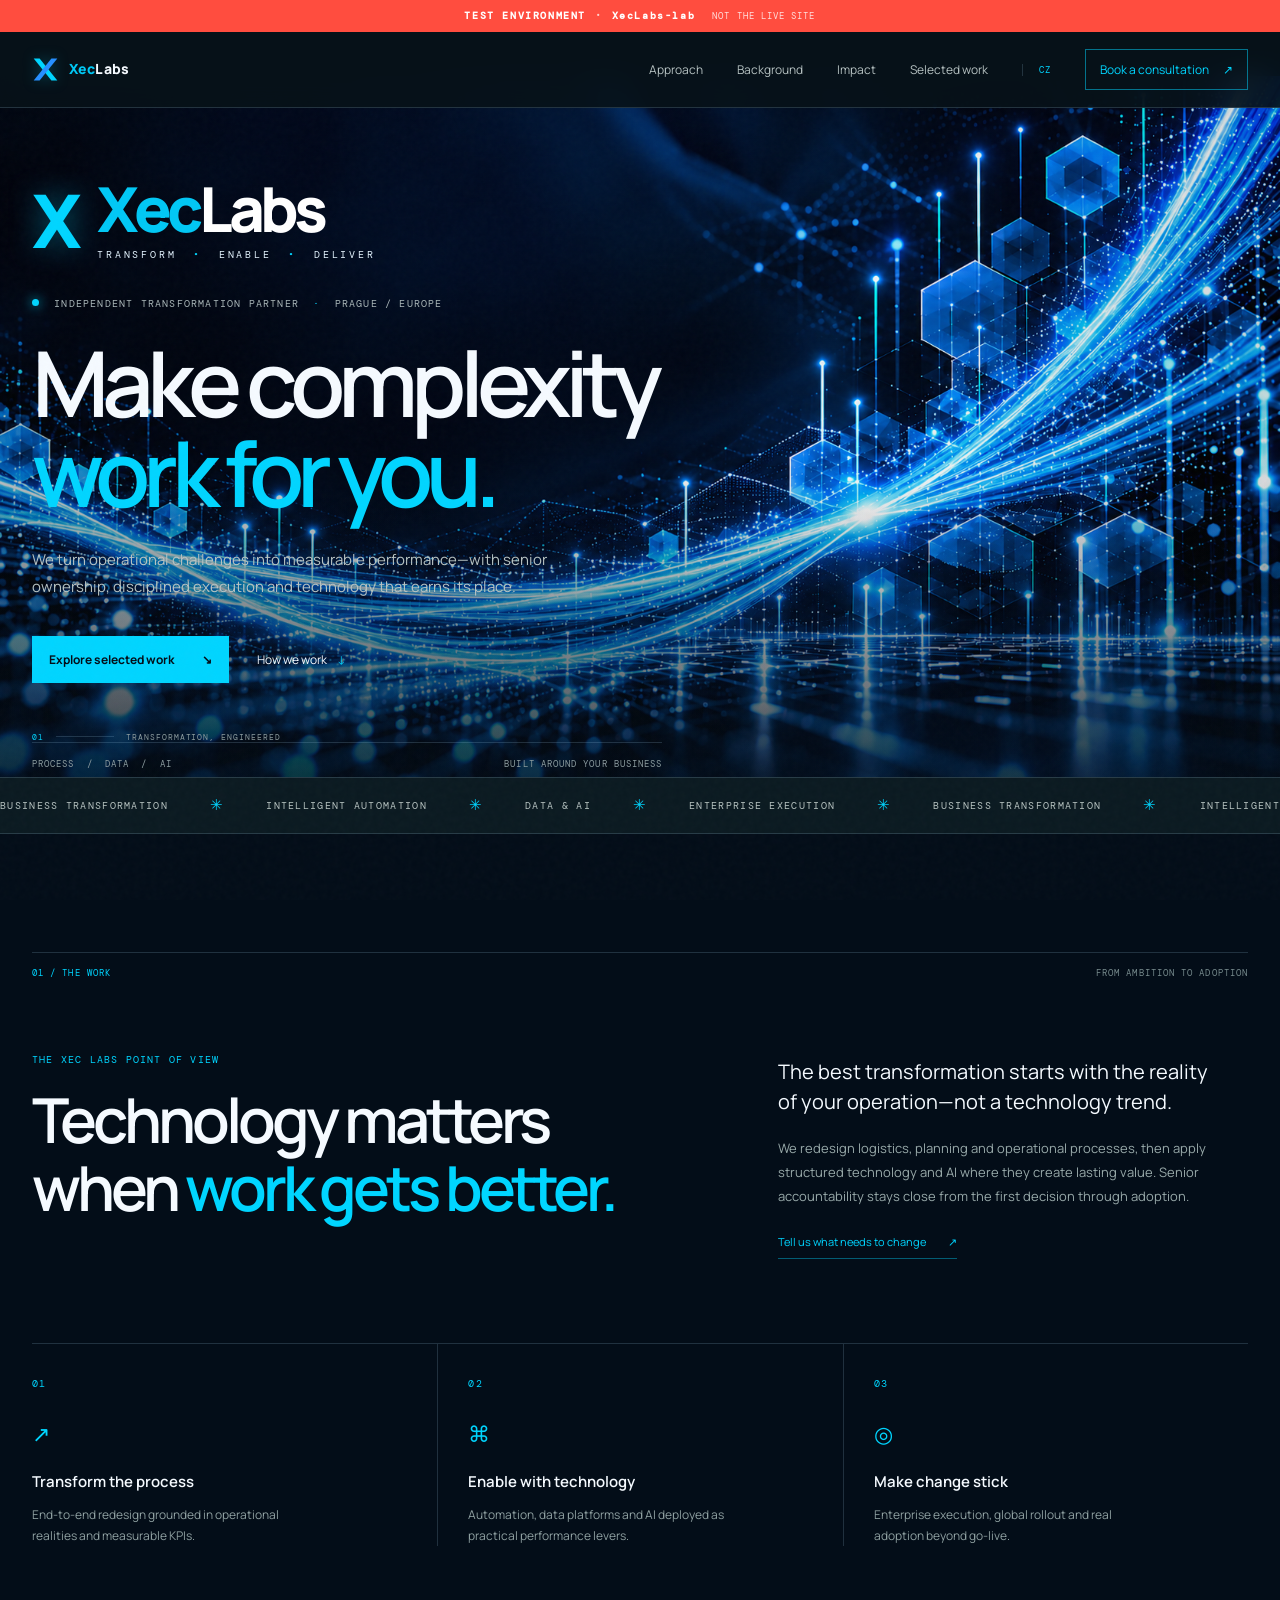
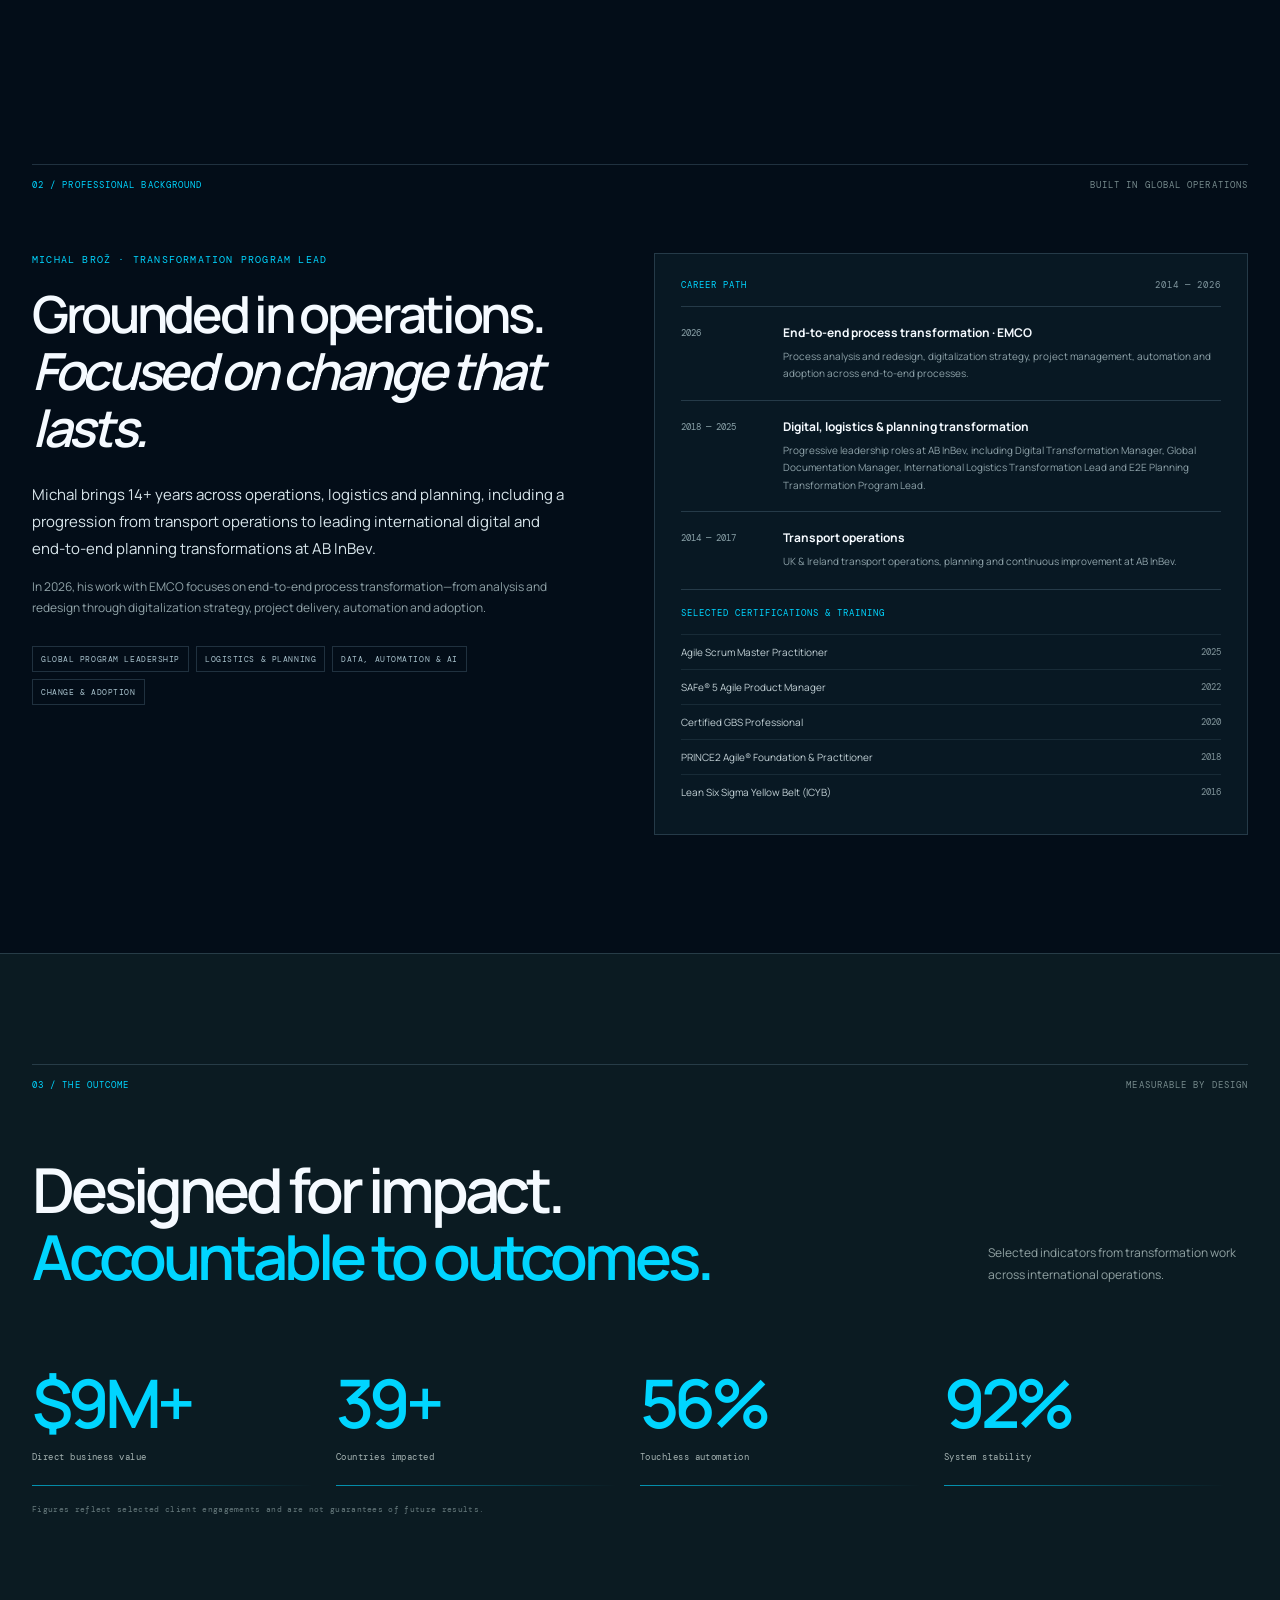
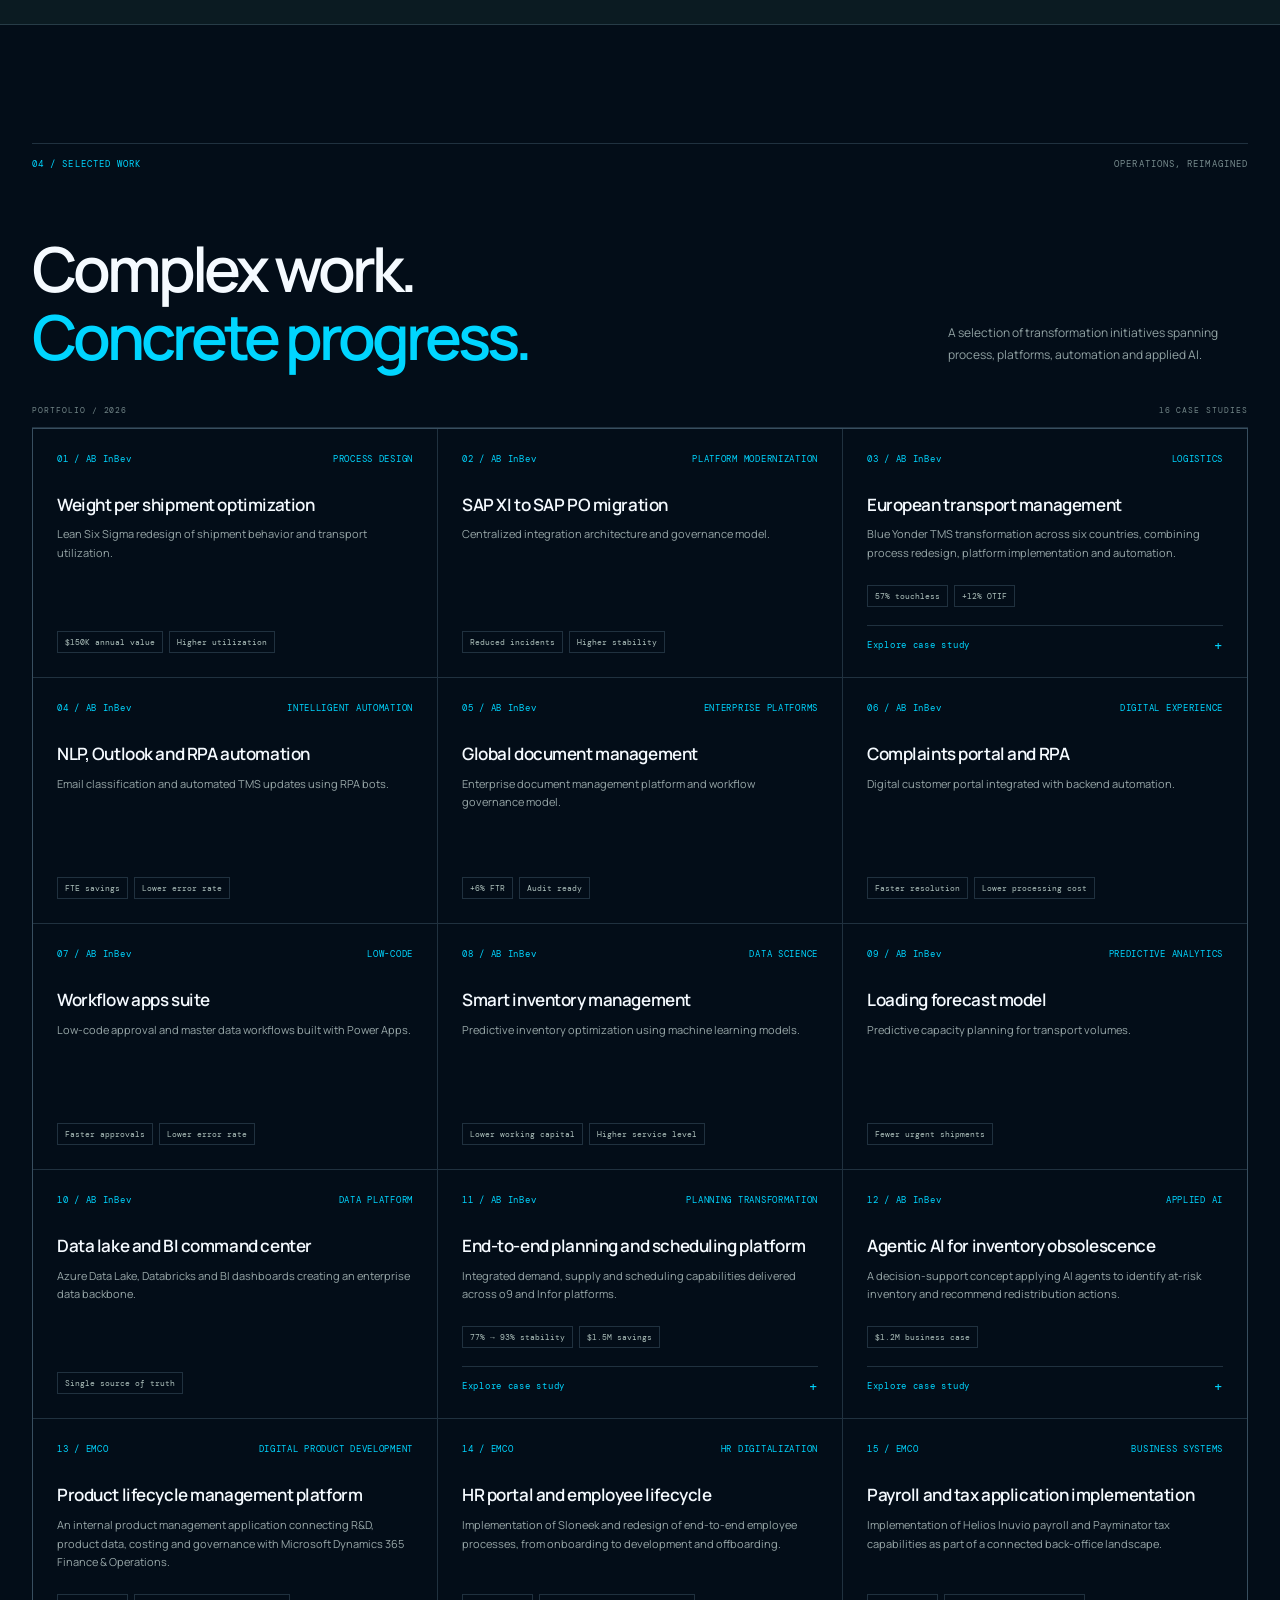
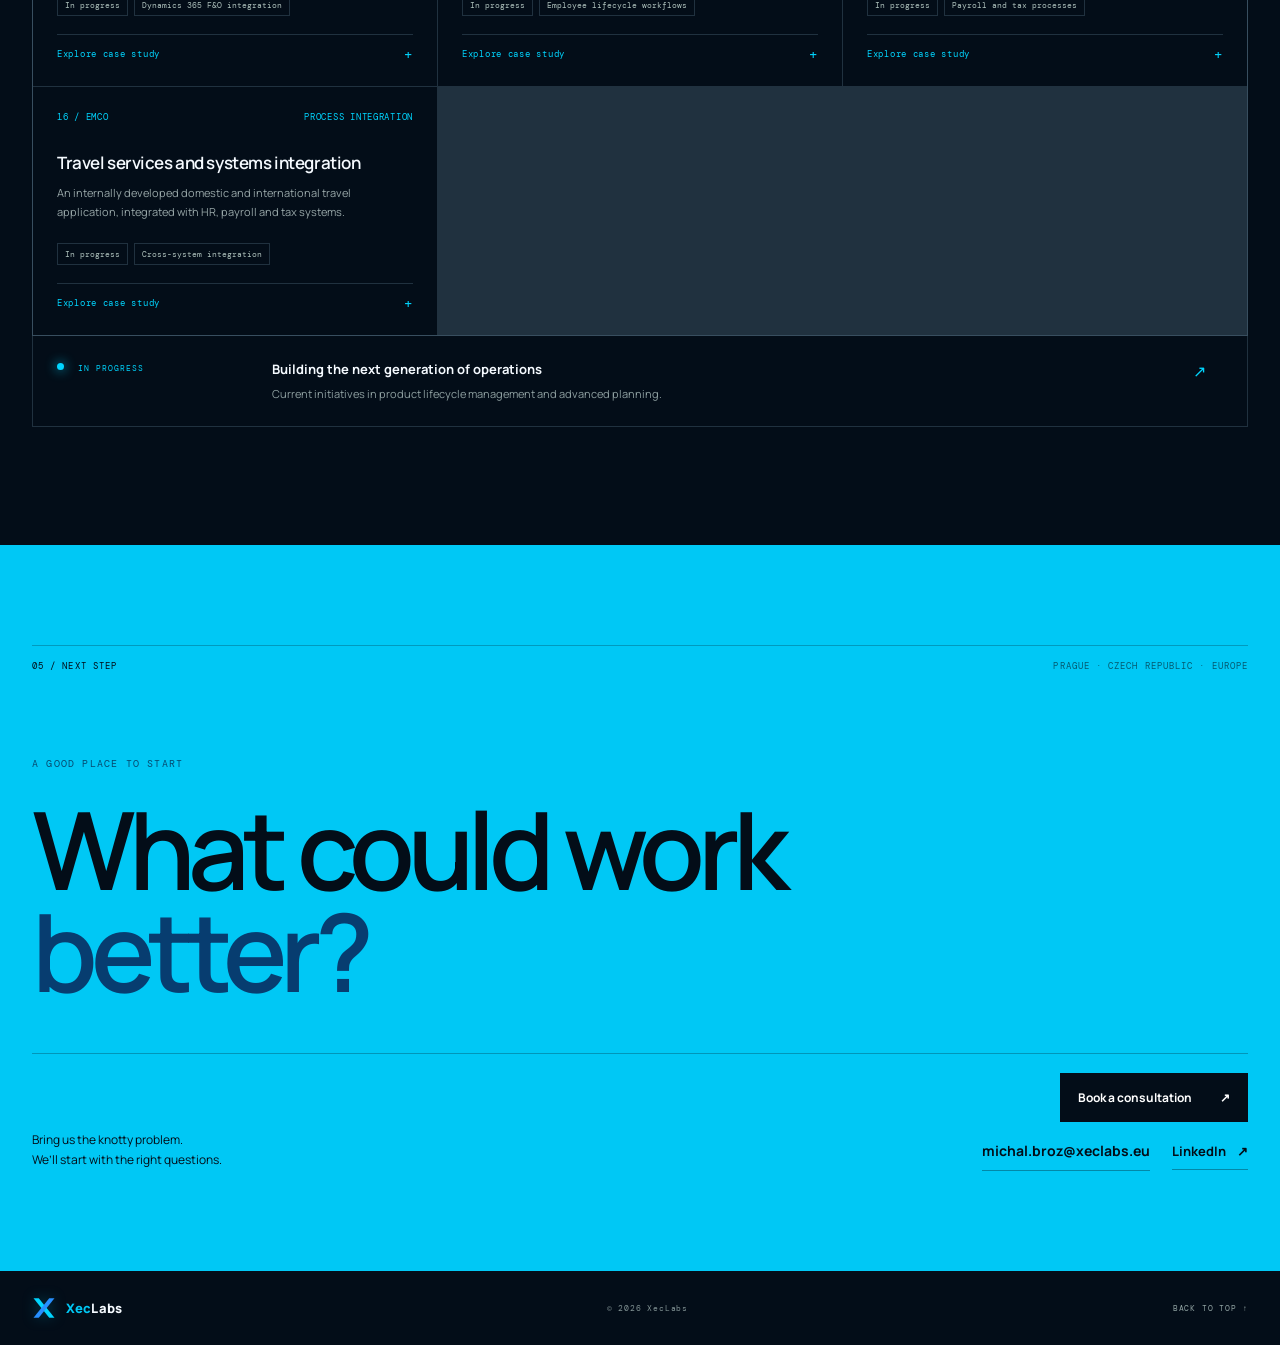
<file: index.html>
<!doctype html>
<html lang="en">
<head>
  <meta charset="utf-8">
  <meta name="viewport" content="width=device-width, initial-scale=1">
  <meta name="theme-color" content="#08131b">
  <meta name="description" content="XecLabs transforms complex business processes with technology, automation and AI.">
  <title>XecLabs — Test preview</title>
  <link rel="preconnect" href="https://fonts.googleapis.com">
  <link rel="preconnect" href="https://fonts.gstatic.com" crossorigin>
  <link href="https://fonts.googleapis.com/css2?family=DM+Mono:wght@400;500&family=Manrope:wght@400;500;600;700;800&display=swap" rel="stylesheet">
  <link rel="stylesheet" href="styles.css">
  <link rel="stylesheet" href="lab-test.css">
</head>
<body>
  <div class="environment-banner">TEST ENVIRONMENT <span>·</span> XecLabs-lab <small>NOT THE LIVE SITE</small></div>
  <div class="noise" aria-hidden="true"></div>
  <header class="site-header">
    <div class="wrap nav-wrap">
      <a class="wordmark" href="#top" aria-label="XecLabs home"><svg class="brand-mark" viewBox="0 0 32 32" aria-hidden="true"><path fill="#00d5ff" d="M2 3h7l21 26h-7z"/><path fill="#278fff" d="M23 3h7L9 29H2z"/></svg><span class="wordmark-name"><b>Xec</b>Labs</span></a>
      <button class="menu-toggle" type="button" aria-expanded="false" aria-controls="primary-nav" aria-label="Open navigation"><span></span><span></span></button>
      <nav id="primary-nav" class="nav-links" aria-label="Main navigation">
        <a href="#approach">Approach</a><a href="#background">Background</a><a href="#impact">Impact</a><a href="#work">Selected work</a><a class="language-switch" href="cs/" lang="cs" aria-label="Česká verze">CZ</a>
        <a class="nav-contact" href="#contact">Book a consultation <span>↗</span></a>
      </nav>
    </div>
  </header>

  <main id="top">
    <section class="hero wrap">
      <div class="hero-copy">
        <div class="hero-brand-lockup" aria-label="XecLabs — Transform, Enable, Deliver">
          <span class="hero-x-mark" aria-hidden="true">X</span>
          <span class="hero-brand-lines"><span class="hero-brand-name"><i>Xec</i>Labs</span><span class="hero-brand-tagline">TRANSFORM <b>•</b> ENABLE <b>•</b> DELIVER</span></span>
        </div>
        <p class="eyebrow"><span class="pulse"></span> INDEPENDENT TRANSFORMATION PARTNER <b>·</b> PRAGUE / EUROPE</p>
        <h1>Make complexity<br><em>work for you.</em></h1>
        <p class="hero-lede">We turn operational challenges into measurable performance—with senior ownership, disciplined execution and technology that earns its place.</p>
        <div class="hero-actions"><a class="button button-bright" href="#work">Explore selected work <span>↘</span></a><a class="text-link" href="#approach">How we work <span>↓</span></a></div>
        <div class="hero-foot"><span>PROCESS&nbsp; / &nbsp;DATA&nbsp; / &nbsp;AI</span><span>BUILT AROUND YOUR BUSINESS</span></div>
      </div>
      <div class="hero-art" aria-hidden="true">
        <div class="orbit orbit-one"></div><div class="orbit orbit-two"></div><div class="orbit orbit-three"></div>
        <div class="core"><span class="core-mark">X</span><span class="core-label">SIGNAL<br>TO IMPACT</span></div>
        <div class="node node-a"><b>01</b><span>PROCESS</span></div><div class="node node-b"><b>02</b><span>DATA</span></div><div class="node node-c"><b>03</b><span>INTELLIGENCE</span></div>
        <span class="art-coordinate">50°05' N&nbsp; 14°25' E</span><span class="art-cross">+</span>
      </div>
      <div class="hero-index"><span>01</span><span class="index-line"></span><span>TRANSFORMATION, ENGINEERED</span></div>
    </section>

    <section class="ticker" aria-label="Capabilities"><div class="ticker-track"><span>BUSINESS TRANSFORMATION</span><i>✳</i><span>INTELLIGENT AUTOMATION</span><i>✳</i><span>DATA &amp; AI</span><i>✳</i><span>ENTERPRISE EXECUTION</span><i>✳</i><span>BUSINESS TRANSFORMATION</span><i>✳</i><span>INTELLIGENT AUTOMATION</span><i>✳</i></div></section>

    <section id="approach" class="section approach wrap">
      <div class="section-kicker"><span>01 / THE WORK</span><span>FROM AMBITION TO ADOPTION</span></div>
      <div class="approach-grid">
        <div><p class="eyebrow accent">THE XEC LABS POINT OF VIEW</p><h2>Technology matters<br>when <em>work gets better.</em></h2></div>
        <div class="approach-copy"><p class="large-copy">The best transformation starts with the reality of your operation—not a technology trend.</p><p>We redesign logistics, planning and operational processes, then apply structured technology and AI where they create lasting value. Senior accountability stays close from the first decision through adoption.</p><a class="arrow-link" href="#contact">Tell us what needs to change <span>↗</span></a></div>
      </div>
      <div class="capability-grid">
        <article class="capability"><span class="cap-index">01</span><div class="cap-icon">↗</div><h3>Transform the process</h3><p>End-to-end redesign grounded in operational realities and measurable KPIs.</p></article>
        <article class="capability"><span class="cap-index">02</span><div class="cap-icon">⌘</div><h3>Enable with technology</h3><p>Automation, data platforms and AI deployed as practical performance levers.</p></article>
        <article class="capability"><span class="cap-index">03</span><div class="cap-icon">◎</div><h3>Make change stick</h3><p>Enterprise execution, global rollout and real adoption beyond go-live.</p></article>
      </div>
    </section>

    <section id="background" class="section background-section wrap">
      <div class="section-kicker"><span>02 / PROFESSIONAL BACKGROUND</span><span>BUILT IN GLOBAL OPERATIONS</span></div>
      <div class="background-grid">
        <div class="background-intro">
          <p class="eyebrow accent">MICHAL BROŽ · TRANSFORMATION PROGRAM LEAD</p>
          <h2>Grounded in operations.<br><em>Focused on change that lasts.</em></h2>
          <p class="background-lede">Michal brings 14+ years across operations, logistics and planning, including a progression from transport operations to leading international digital and end-to-end planning transformations at AB InBev.</p>
          <p class="background-detail">In 2026, his work with EMCO focuses on end-to-end process transformation—from analysis and redesign through digitalization strategy, project delivery, automation and adoption.</p>
          <div class="expertise-tags"><span>GLOBAL PROGRAM LEADERSHIP</span><span>LOGISTICS &amp; PLANNING</span><span>DATA, AUTOMATION &amp; AI</span><span>CHANGE &amp; ADOPTION</span></div>
        </div>
        <div class="career-panel">
          <div class="career-heading"><span>CAREER PATH</span><span>2014 — 2026</span></div>
          <article class="career-entry"><span class="career-period">2026</span><div><h3>End-to-end process transformation · EMCO</h3><p>Process analysis and redesign, digitalization strategy, project management, automation and adoption across end-to-end processes.</p></div></article>
          <article class="career-entry"><span class="career-period">2018 — 2025</span><div><h3>Digital, logistics &amp; planning transformation</h3><p>Progressive leadership roles at AB InBev, including Digital Transformation Manager, Global Documentation Manager, International Logistics Transformation Lead and E2E Planning Transformation Program Lead.</p></div></article>
          <article class="career-entry"><span class="career-period">2014 — 2017</span><div><h3>Transport operations</h3><p>UK &amp; Ireland transport operations, planning and continuous improvement at AB InBev.</p></div></article>
          <div class="credentials-heading">SELECTED CERTIFICATIONS &amp; TRAINING</div>
          <ul class="credentials-list">
            <li><span>Agile Scrum Master Practitioner</span><time>2025</time></li>
            <li><span>SAFe® 5 Agile Product Manager</span><time>2022</time></li>
            <li><span>Certified GBS Professional</span><time>2020</time></li>
            <li><span>PRINCE2 Agile® Foundation &amp; Practitioner</span><time>2018</time></li>
            <li><span>Lean Six Sigma Yellow Belt (ICYB)</span><time>2016</time></li>
          </ul>
        </div>
      </div>
    </section>

    <section id="impact" class="impact-section">
      <div class="wrap impact-wrap">
      <div class="section-kicker"><span>03 / THE OUTCOME</span><span>MEASURABLE BY DESIGN</span></div>
        <div class="impact-heading"><h2>Designed for impact.<br><em>Accountable to outcomes.</em></h2><p>Selected indicators from transformation work across international operations.</p></div>
        <div class="metrics" id="metrics">
          <div class="metric"><span class="metric-value" data-value="10" data-prefix="$" data-suffix="M+">$10M+</span><span class="metric-label">Direct business value</span><span class="metric-rule"></span></div>
          <div class="metric"><span class="metric-value" data-value="40" data-suffix="+">40+</span><span class="metric-label">Countries impacted</span><span class="metric-rule"></span></div>
          <div class="metric"><span class="metric-value" data-value="57" data-suffix="%">57%</span><span class="metric-label">Touchless automation</span><span class="metric-rule"></span></div>
          <div class="metric"><span class="metric-value" data-value="93" data-suffix="%">93%</span><span class="metric-label">System stability</span><span class="metric-rule"></span></div>
        </div>
        <p class="metric-note">Figures reflect selected client engagements and are not guarantees of future results.</p>
      </div>
    </section>

    <section id="work" class="section work-section wrap">
      <div class="section-kicker"><span>04 / SELECTED WORK</span><span>OPERATIONS, REIMAGINED</span></div>
      <div class="work-heading"><h2>Complex work.<br><em>Concrete progress.</em></h2><p>A selection of transformation initiatives spanning process, platforms, automation and applied AI.</p></div>
      <div class="work-meta"><span>PORTFOLIO / 2026</span><span id="project-count">LOADING CASE STUDIES</span></div>
      <div class="project-grid" id="project-grid" aria-live="polite"></div>
      <div class="current-work"><div class="current-label"><span class="pulse"></span> IN PROGRESS</div><div><h3>Building the next generation of operations</h3><p>Current initiatives in product lifecycle management and advanced planning.</p></div><span class="current-arrow">↗</span></div>
    </section>

    <section id="contact" class="contact-section">
      <div class="wrap contact-wrap">
        <div class="section-kicker"><span>05 / NEXT STEP</span><span>PRAGUE · CZECH REPUBLIC · EUROPE</span></div>
        <p class="eyebrow accent">A GOOD PLACE TO START</p>
        <h2>What could work<br><em>better?</em></h2>
        <div class="contact-bottom">
          <p>Bring us the knotty problem.<br>We’ll start with the right questions.</p>
          <div class="contact-actions">
            <a class="button contact-cta" href="mailto:michal.broz@xeclabs.eu?subject=Book%20a%20consultation%20%7C%20XecLabs">Book a consultation <span>↗</span></a>
            <div class="contact-links">
              <a class="contact-email" href="mailto:michal.broz@xeclabs.eu">michal.broz@xeclabs.eu</a>
              <a class="contact-linkedin" href="https://www.linkedin.com/in/michalbroz1" target="_blank" rel="noopener noreferrer">LinkedIn <span>↗</span></a>
            </div>
          </div>
        </div>
      </div>
    </section>
  </main>
  <footer class="site-footer"><div class="wrap footer-inner"><a class="wordmark" href="#top" aria-label="XecLabs home"><svg class="brand-mark" viewBox="0 0 32 32" aria-hidden="true"><path fill="#00d5ff" d="M2 3h7l21 26h-7z"/><path fill="#278fff" d="M23 3h7L9 29H2z"/></svg><span class="wordmark-name"><b>Xec</b>Labs</span></a><span>© 2026 XecLabs</span><a href="#top">BACK TO TOP ↑</a></div></footer>
  <script src="script.js" defer></script>
</body>
</html>
</file>
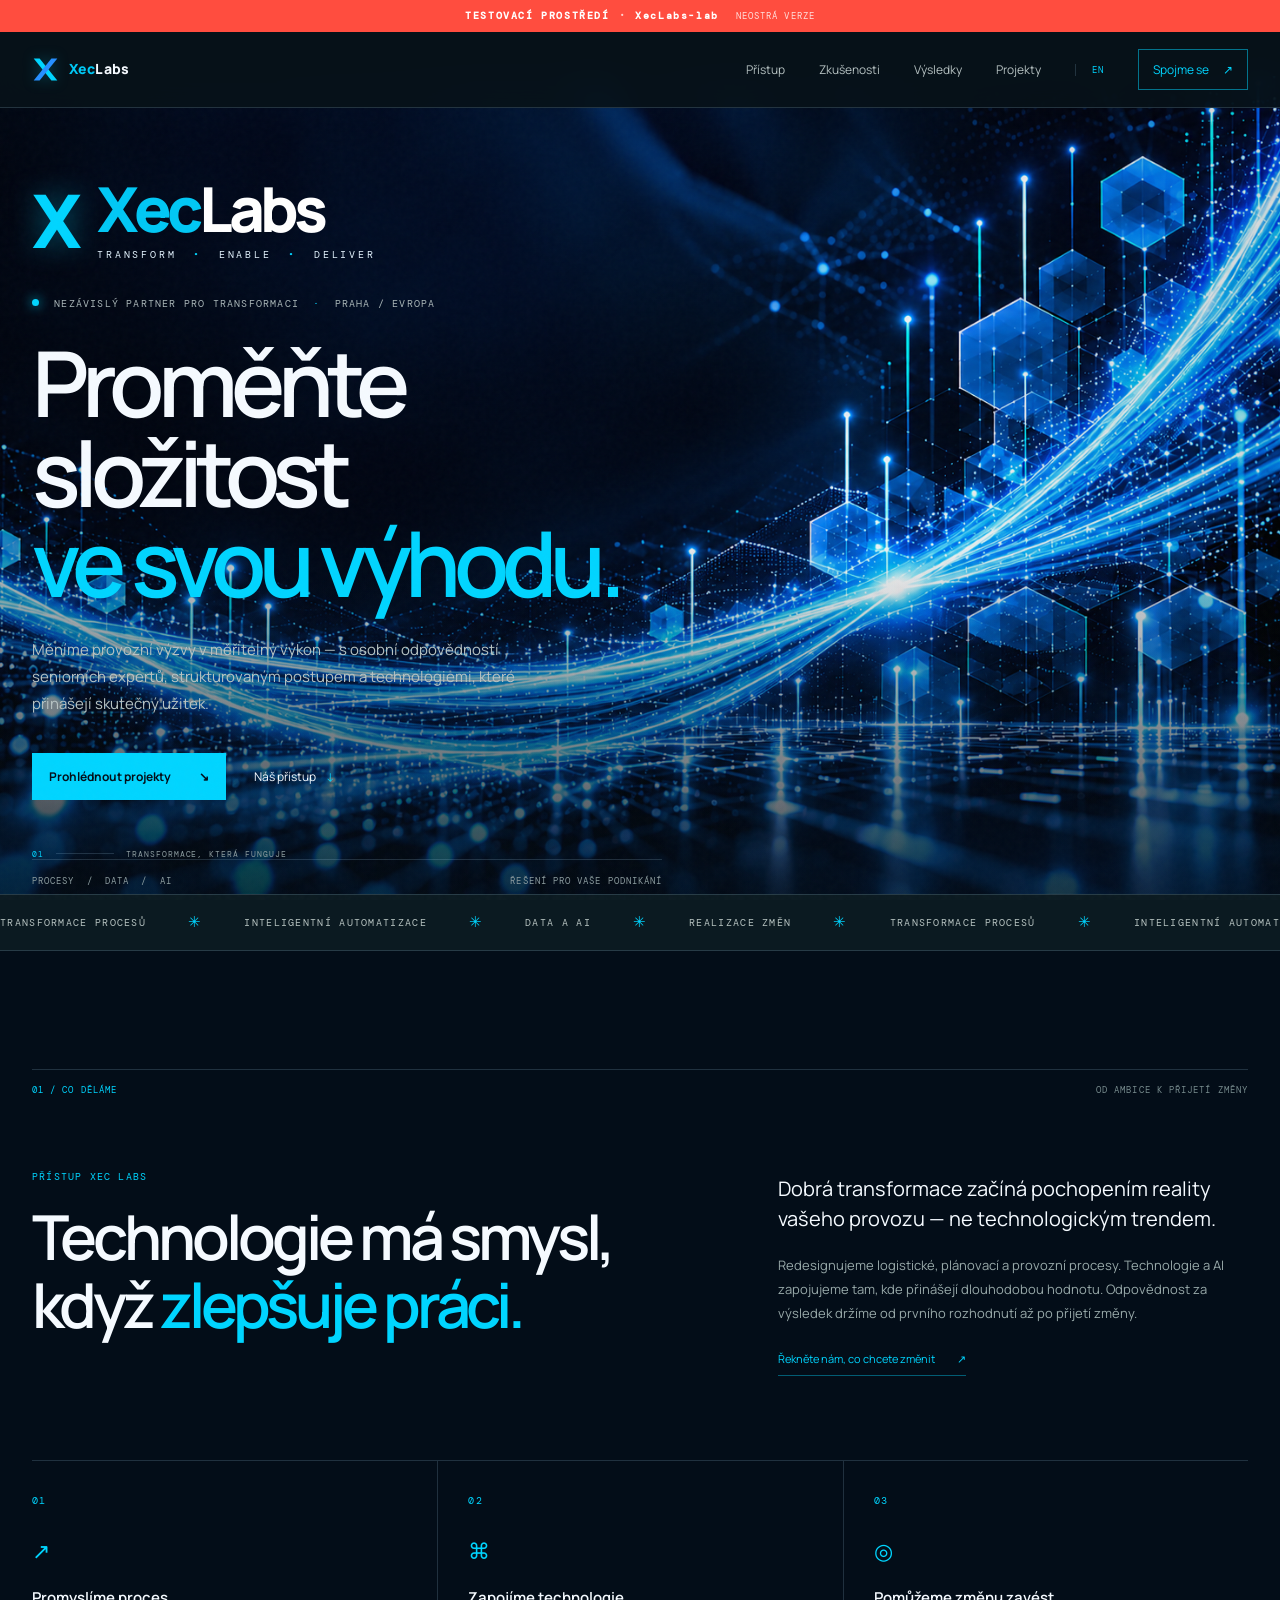
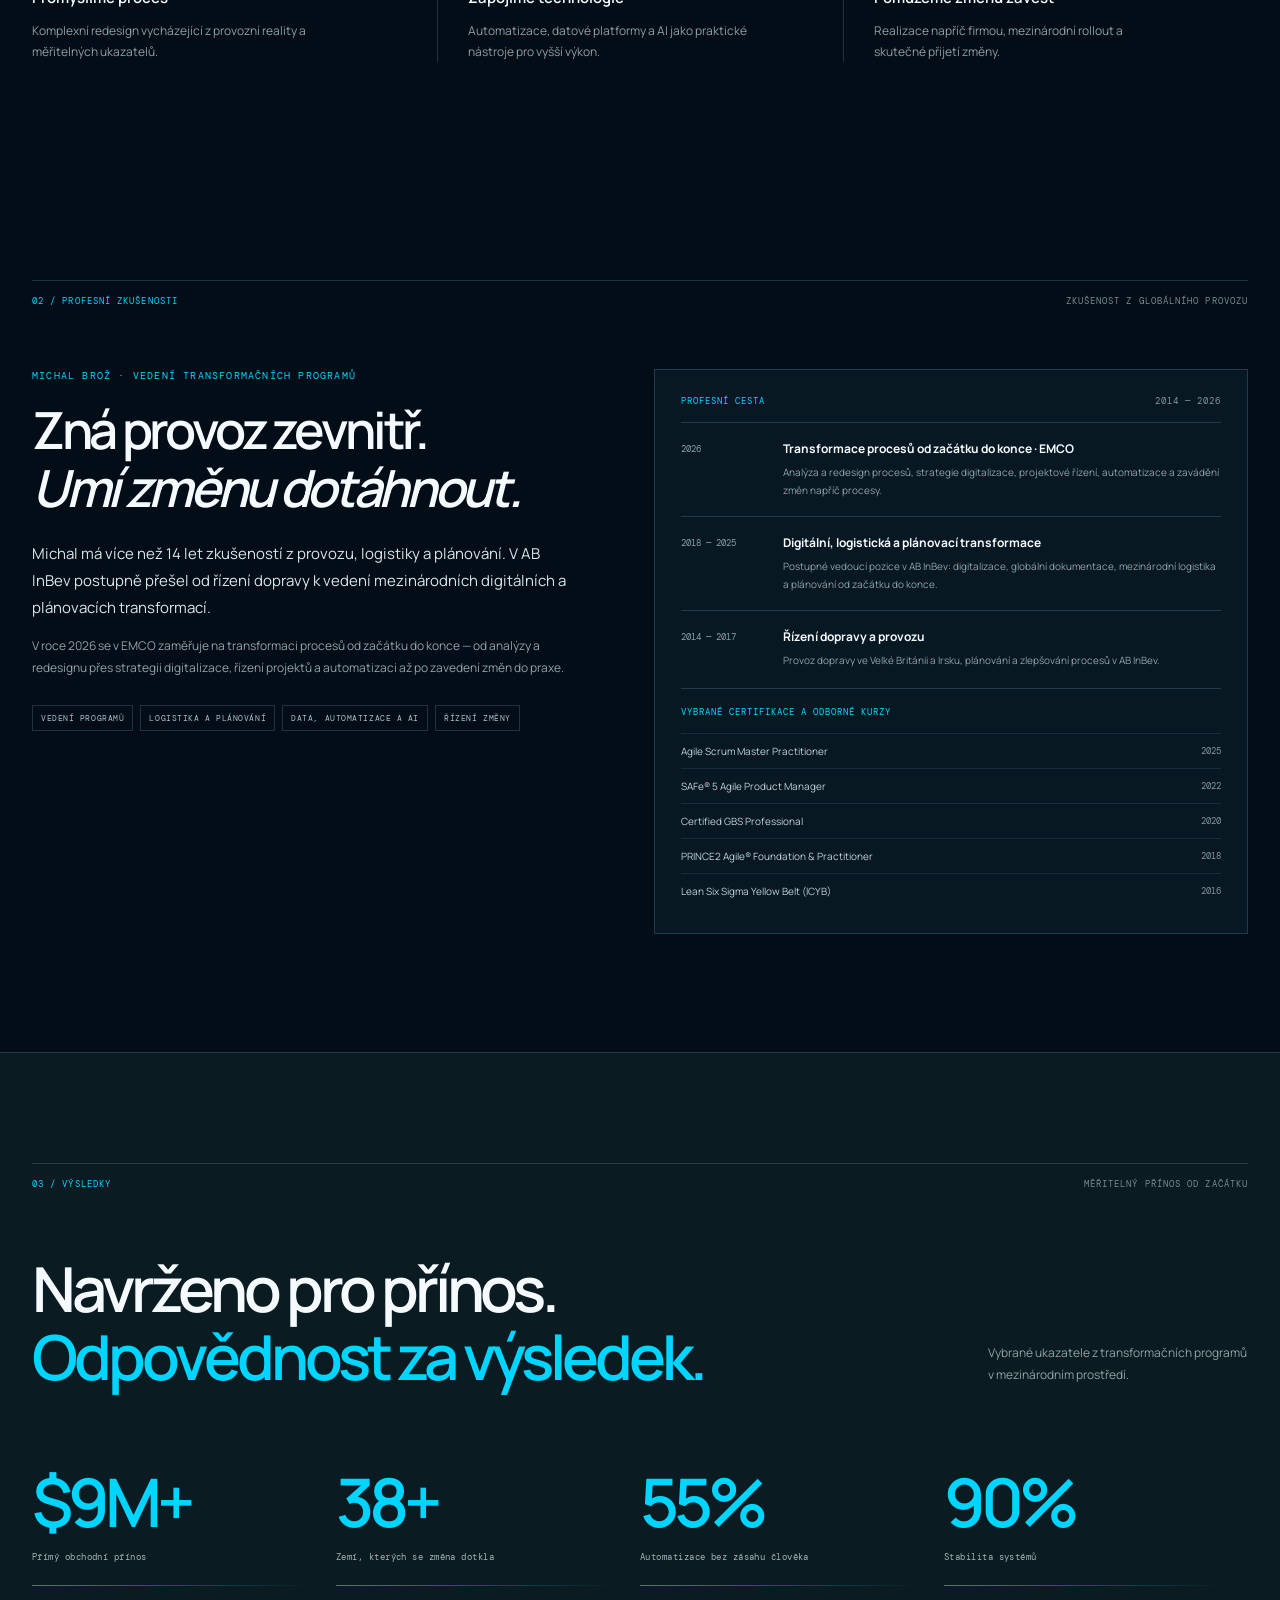
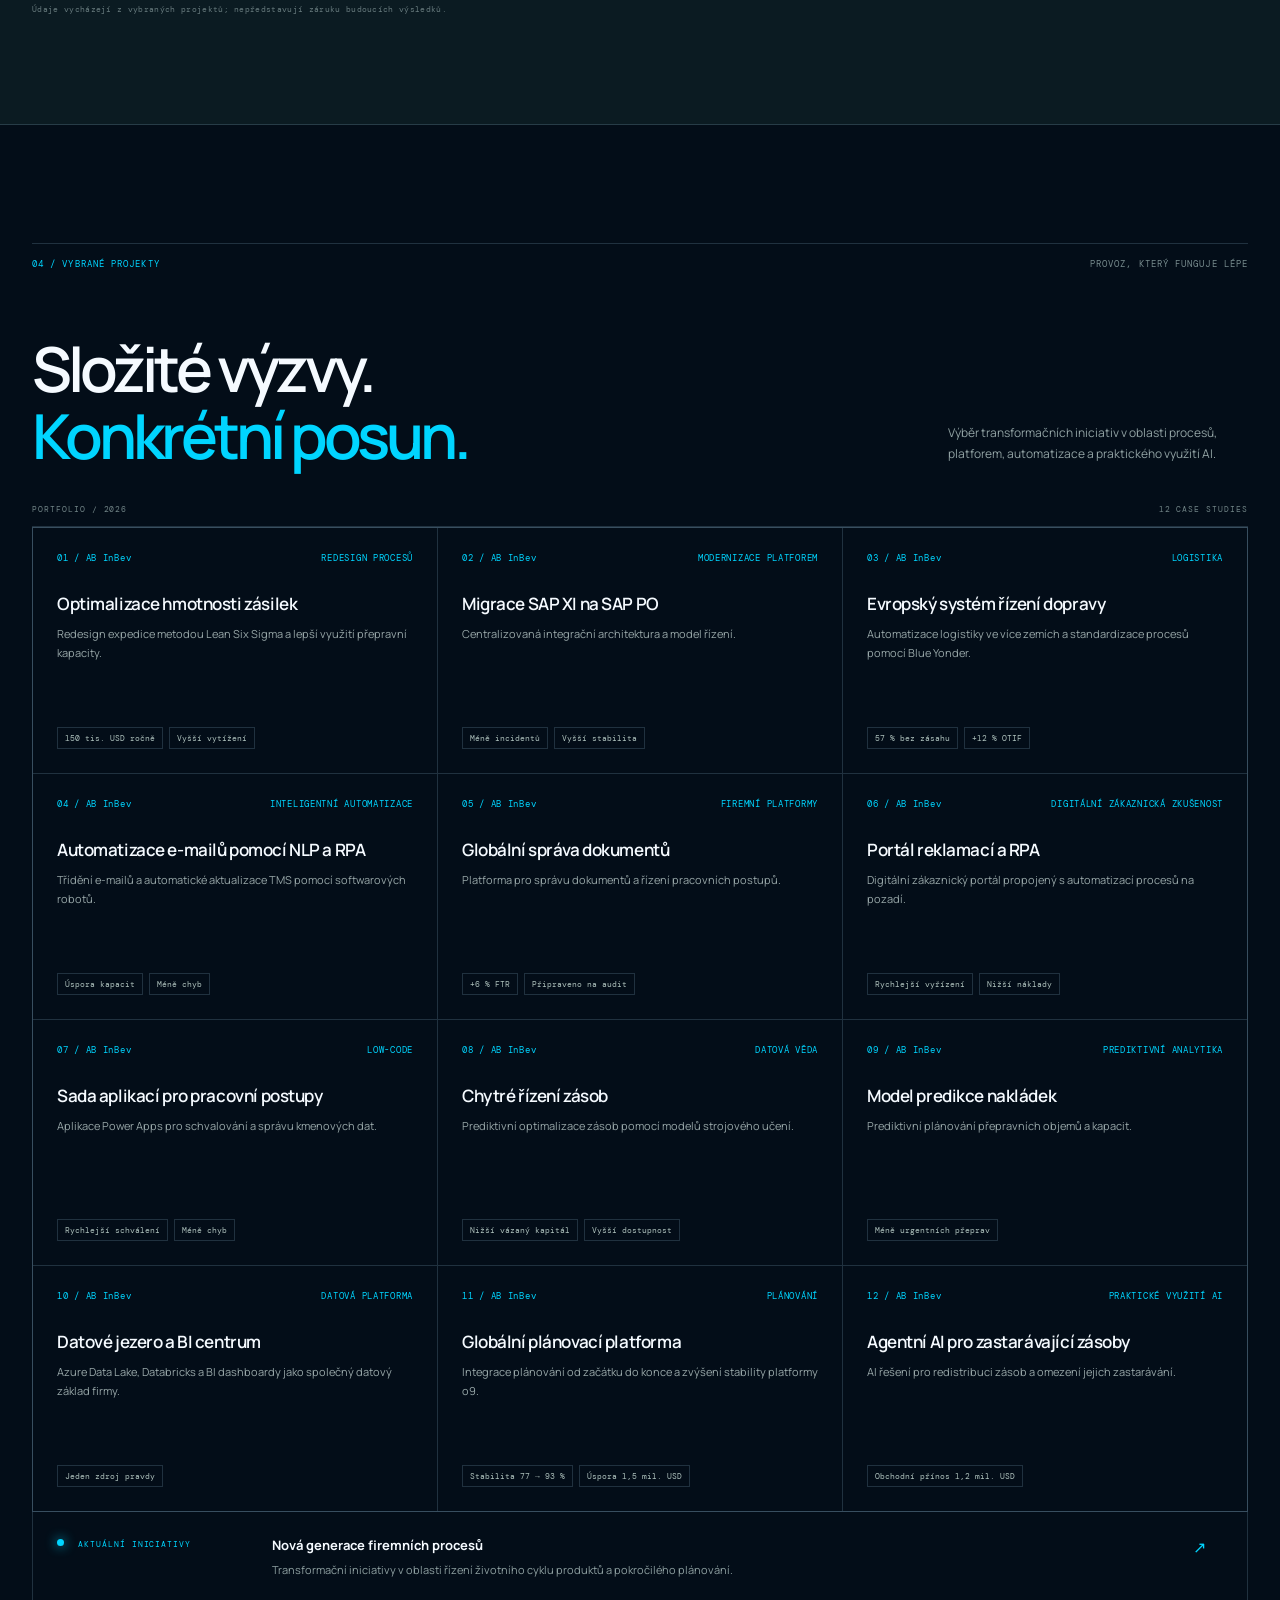
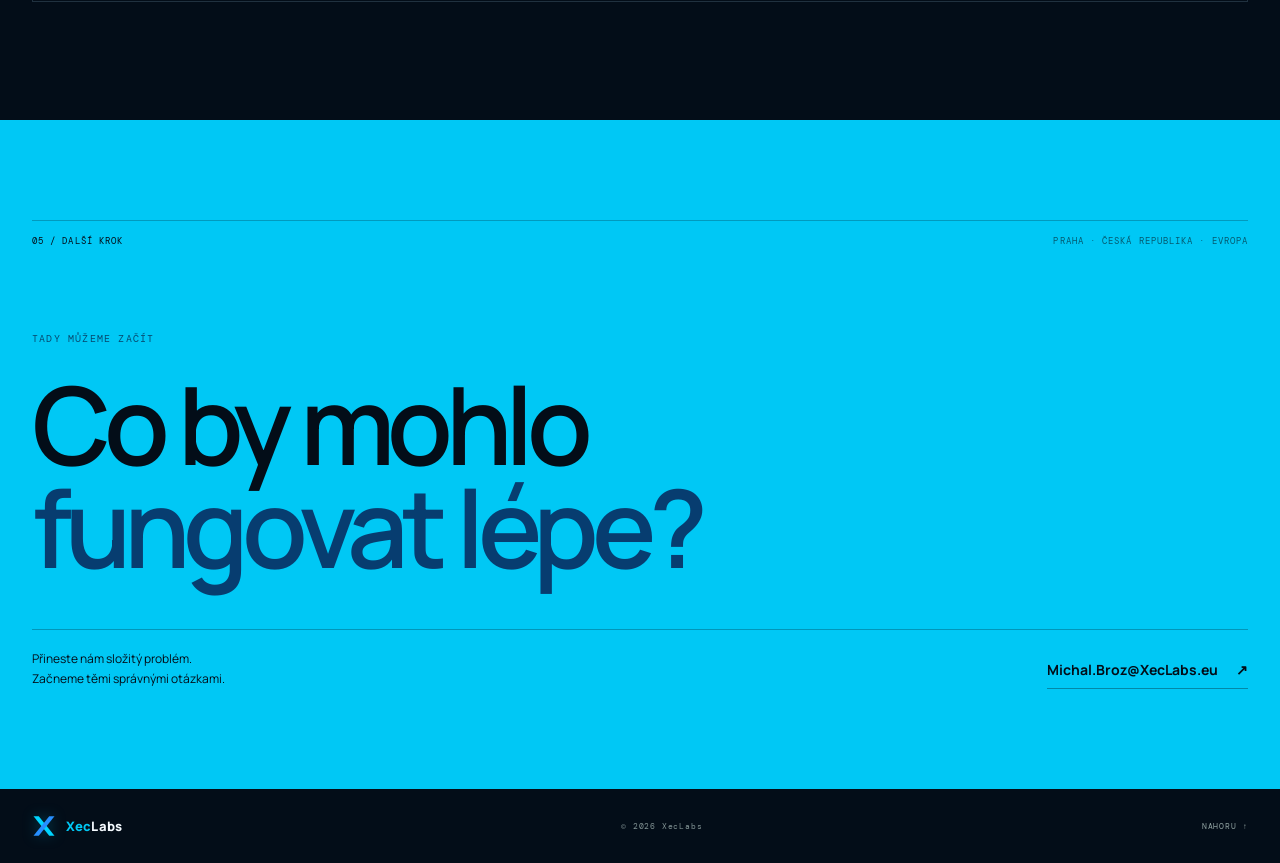
<file: cs/index.html>
<!doctype html>
<html lang="cs">
<head>
  <meta charset="utf-8">
  <meta name="viewport" content="width=device-width, initial-scale=1">
  <meta name="theme-color" content="#030d18">
  <meta name="description" content="XecLabs mění složité firemní procesy v měřitelný výkon pomocí technologií, automatizace a AI.">
  <title>XecLabs — Testovací česká verze</title>
  <link rel="preconnect" href="https://fonts.googleapis.com">
  <link rel="preconnect" href="https://fonts.gstatic.com" crossorigin>
  <link href="https://fonts.googleapis.com/css2?family=DM+Mono:wght@400;500&family=Manrope:wght@400;500;600;700;800&display=swap" rel="stylesheet">
  <link rel="stylesheet" href="../styles.css">
  <link rel="stylesheet" href="../lab-test.css">
</head>
<body>
  <div class="environment-banner">TESTOVACÍ PROSTŘEDÍ <span>·</span> XecLabs-lab <small>NEOSTRÁ VERZE</small></div>
  <div class="noise" aria-hidden="true"></div>
  <header class="site-header"><div class="wrap nav-wrap">
    <a class="wordmark" href="#top" aria-label="XecLabs – úvod"><svg class="brand-mark" viewBox="0 0 32 32" aria-hidden="true"><path fill="#00d5ff" d="M2 3h7l21 26h-7z"/><path fill="#278fff" d="M23 3h7L9 29H2z"/></svg><span class="wordmark-name"><b>Xec</b>Labs</span></a>
    <button class="menu-toggle" type="button" aria-expanded="false" aria-controls="primary-nav" aria-label="Otevřít navigaci"><span></span><span></span></button>
    <nav id="primary-nav" class="nav-links" aria-label="Hlavní navigace"><a href="#approach">Přístup</a><a href="#background">Zkušenosti</a><a href="#impact">Výsledky</a><a href="#work">Projekty</a><a class="language-switch" href="../" lang="en" aria-label="English version">EN</a><a class="nav-contact" href="#contact">Spojme se <span>↗</span></a></nav>
  </div></header>
  <main id="top">
    <section class="hero wrap"><div class="hero-copy">
      <div class="hero-brand-lockup" aria-label="XecLabs — Transform, Enable, Deliver"><span class="hero-x-mark" aria-hidden="true">X</span><span class="hero-brand-lines"><span class="hero-brand-name"><i>Xec</i>Labs</span><span class="hero-brand-tagline">TRANSFORM <b>•</b> ENABLE <b>•</b> DELIVER</span></span></div>
      <p class="eyebrow"><span class="pulse"></span> NEZÁVISLÝ PARTNER PRO TRANSFORMACI <b>·</b> PRAHA / EVROPA</p><h1 class="hero-title">Proměňte složitost<br><em>ve svou výhodu.</em></h1><p class="hero-lede">Měníme provozní výzvy v měřitelný výkon — s osobní odpovědností seniorních expertů, strukturovaným postupem a technologiemi, které přinášejí skutečný užitek.</p><div class="hero-actions"><a class="button button-bright" href="#work">Prohlédnout projekty <span>↘</span></a><a class="text-link" href="#approach">Náš přístup <span>↓</span></a></div><div class="hero-foot"><span>PROCESY&nbsp; / &nbsp;DATA&nbsp; / &nbsp;AI</span><span>ŘEŠENÍ PRO VAŠE PODNIKÁNÍ</span></div>
    </div><div class="hero-art" aria-hidden="true"><div class="orbit orbit-one"></div><div class="orbit orbit-two"></div><div class="orbit orbit-three"></div><div class="core"><span class="core-mark">X</span><span class="core-label">OD VIZE<br>K VÝSLEDKŮM</span></div><div class="node node-a"><b>01</b><span>PROCESY</span></div><div class="node node-b"><b>02</b><span>DATA</span></div><div class="node node-c"><b>03</b><span>INTELIGENCE</span></div><span class="art-coordinate">50°05' S&nbsp; 14°25' V</span><span class="art-cross">+</span></div><div class="hero-index"><span>01</span><span class="index-line"></span><span>TRANSFORMACE, KTERÁ FUNGUJE</span></div></section>
    <section class="ticker" aria-label="Naše schopnosti"><div class="ticker-track"><span>TRANSFORMACE PROCESŮ</span><i>✳</i><span>INTELIGENTNÍ AUTOMATIZACE</span><i>✳</i><span>DATA A AI</span><i>✳</i><span>REALIZACE ZMĚN</span><i>✳</i><span>TRANSFORMACE PROCESŮ</span><i>✳</i><span>INTELIGENTNÍ AUTOMATIZACE</span><i>✳</i></div></section>
    <section id="approach" class="section approach wrap"><div class="section-kicker"><span>01 / CO DĚLÁME</span><span>OD AMBICE K PŘIJETÍ ZMĚNY</span></div><div class="approach-grid"><div><p class="eyebrow accent">PŘÍSTUP XEC LABS</p><h2>Technologie má smysl,<br>když <em>zlepšuje práci.</em></h2></div><div class="approach-copy"><p class="large-copy">Dobrá transformace začíná pochopením reality vašeho provozu — ne technologickým trendem.</p><p>Redesignujeme logistické, plánovací a provozní procesy. Technologie a AI zapojujeme tam, kde přinášejí dlouhodobou hodnotu. Odpovědnost za výsledek držíme od prvního rozhodnutí až po přijetí změny.</p><a class="arrow-link" href="#contact">Řekněte nám, co chcete změnit <span>↗</span></a></div></div><div class="capability-grid"><article class="capability"><span class="cap-index">01</span><div class="cap-icon">↗</div><h3>Promyslíme proces</h3><p>Komplexní redesign vycházející z provozní reality a měřitelných ukazatelů.</p></article><article class="capability"><span class="cap-index">02</span><div class="cap-icon">⌘</div><h3>Zapojíme technologie</h3><p>Automatizace, datové platformy a AI jako praktické nástroje pro vyšší výkon.</p></article><article class="capability"><span class="cap-index">03</span><div class="cap-icon">◎</div><h3>Pomůžeme změnu zavést</h3><p>Realizace napříč firmou, mezinárodní rollout a skutečné přijetí změny.</p></article></div></section>
    <section id="background" class="section background-section wrap"><div class="section-kicker"><span>02 / PROFESNÍ ZKUŠENOSTI</span><span>ZKUŠENOST Z GLOBÁLNÍHO PROVOZU</span></div><div class="background-grid"><div class="background-intro"><p class="eyebrow accent">MICHAL BROŽ · VEDENÍ TRANSFORMAČNÍCH PROGRAMŮ</p><h2>Zná provoz zevnitř.<br><em>Umí změnu dotáhnout.</em></h2><p class="background-lede">Michal má více než 14 let zkušeností z provozu, logistiky a plánování. V AB InBev postupně přešel od řízení dopravy k vedení mezinárodních digitálních a plánovacích transformací.</p><p class="background-detail">V roce 2026 se v EMCO zaměřuje na transformaci procesů od začátku do konce — od analýzy a redesignu přes strategii digitalizace, řízení projektů a automatizaci až po zavedení změn do praxe.</p><div class="expertise-tags"><span>VEDENÍ PROGRAMŮ</span><span>LOGISTIKA A PLÁNOVÁNÍ</span><span>DATA, AUTOMATIZACE A AI</span><span>ŘÍZENÍ ZMĚNY</span></div></div><div class="career-panel"><div class="career-heading"><span>PROFESNÍ CESTA</span><span>2014 — 2026</span></div><article class="career-entry"><span class="career-period">2026</span><div><h3>Transformace procesů od začátku do konce · EMCO</h3><p>Analýza a redesign procesů, strategie digitalizace, projektové řízení, automatizace a zavádění změn napříč procesy.</p></div></article><article class="career-entry"><span class="career-period">2018 — 2025</span><div><h3>Digitální, logistická a plánovací transformace</h3><p>Postupné vedoucí pozice v AB InBev: digitalizace, globální dokumentace, mezinárodní logistika a plánování od začátku do konce.</p></div></article><article class="career-entry"><span class="career-period">2014 — 2017</span><div><h3>Řízení dopravy a provozu</h3><p>Provoz dopravy ve Velké Británii a Irsku, plánování a zlepšování procesů v AB InBev.</p></div></article><div class="credentials-heading">VYBRANÉ CERTIFIKACE A ODBORNÉ KURZY</div><ul class="credentials-list"><li><span>Agile Scrum Master Practitioner</span><time>2025</time></li><li><span>SAFe® 5 Agile Product Manager</span><time>2022</time></li><li><span>Certified GBS Professional</span><time>2020</time></li><li><span>PRINCE2 Agile® Foundation &amp; Practitioner</span><time>2018</time></li><li><span>Lean Six Sigma Yellow Belt (ICYB)</span><time>2016</time></li></ul></div></div></section>
    <section id="impact" class="impact-section"><div class="wrap impact-wrap"><div class="section-kicker"><span>03 / VÝSLEDKY</span><span>MĚŘITELNÝ PŘÍNOS OD ZAČÁTKU</span></div><div class="impact-heading"><h2>Navrženo pro přínos.<br><em>Odpovědnost za výsledek.</em></h2><p>Vybrané ukazatele z transformačních programů v mezinárodním prostředí.</p></div><div class="metrics" id="metrics"><div class="metric"><span class="metric-value" data-value="10" data-prefix="$" data-suffix="M+">$10M+</span><span class="metric-label">Přímý obchodní přínos</span><span class="metric-rule"></span></div><div class="metric"><span class="metric-value" data-value="40" data-suffix="+">40+</span><span class="metric-label">Zemí, kterých se změna dotkla</span><span class="metric-rule"></span></div><div class="metric"><span class="metric-value" data-value="57" data-suffix="%">57%</span><span class="metric-label">Automatizace bez zásahu člověka</span><span class="metric-rule"></span></div><div class="metric"><span class="metric-value" data-value="93" data-suffix="%">93%</span><span class="metric-label">Stabilita systémů</span><span class="metric-rule"></span></div></div><p class="metric-note">Údaje vycházejí z vybraných projektů; nepředstavují záruku budoucích výsledků.</p></div></section>
    <section id="work" class="section work-section wrap"><div class="section-kicker"><span>04 / VYBRANÉ PROJEKTY</span><span>PROVOZ, KTERÝ FUNGUJE LÉPE</span></div><div class="work-heading"><h2>Složité výzvy.<br><em>Konkrétní posun.</em></h2><p>Výběr transformačních iniciativ v oblasti procesů, platforem, automatizace a praktického využití AI.</p></div><div class="work-meta"><span>PORTFOLIO / 2026</span><span id="project-count">NAČÍTÁM PŘÍPADOVÉ STUDIE</span></div><div class="project-grid" id="project-grid" aria-live="polite"></div><div class="current-work"><div class="current-label"><span class="pulse"></span> AKTUÁLNÍ INICIATIVY</div><div><h3>Nová generace firemních procesů</h3><p>Transformační iniciativy v oblasti řízení životního cyklu produktů a pokročilého plánování.</p></div><span class="current-arrow">↗</span></div></section>
    <section id="contact" class="contact-section"><div class="wrap contact-wrap"><div class="section-kicker"><span>05 / DALŠÍ KROK</span><span>PRAHA · ČESKÁ REPUBLIKA · EVROPA</span></div><p class="eyebrow accent">TADY MŮŽEME ZAČÍT</p><h2>Co by mohlo<br><em>fungovat lépe?</em></h2><div class="contact-bottom"><p>Přineste nám složitý problém.<br>Začneme těmi správnými otázkami.</p><a class="contact-email" href="mailto:Michal.Broz@XecLabs.eu">Michal.Broz@XecLabs.eu <span>↗</span></a></div></div></section>
  </main>
  <footer class="site-footer"><div class="wrap footer-inner"><a class="wordmark" href="#top" aria-label="XecLabs – úvod"><svg class="brand-mark" viewBox="0 0 32 32" aria-hidden="true"><path fill="#00d5ff" d="M2 3h7l21 26h-7z"/><path fill="#278fff" d="M23 3h7L9 29H2z"/></svg><span class="wordmark-name"><b>Xec</b>Labs</span></a><span>© 2026 XecLabs</span><a href="#top">NAHORU ↑</a></div></footer>
  <script src="../script.js" defer></script>
</body>
</html>
</file>
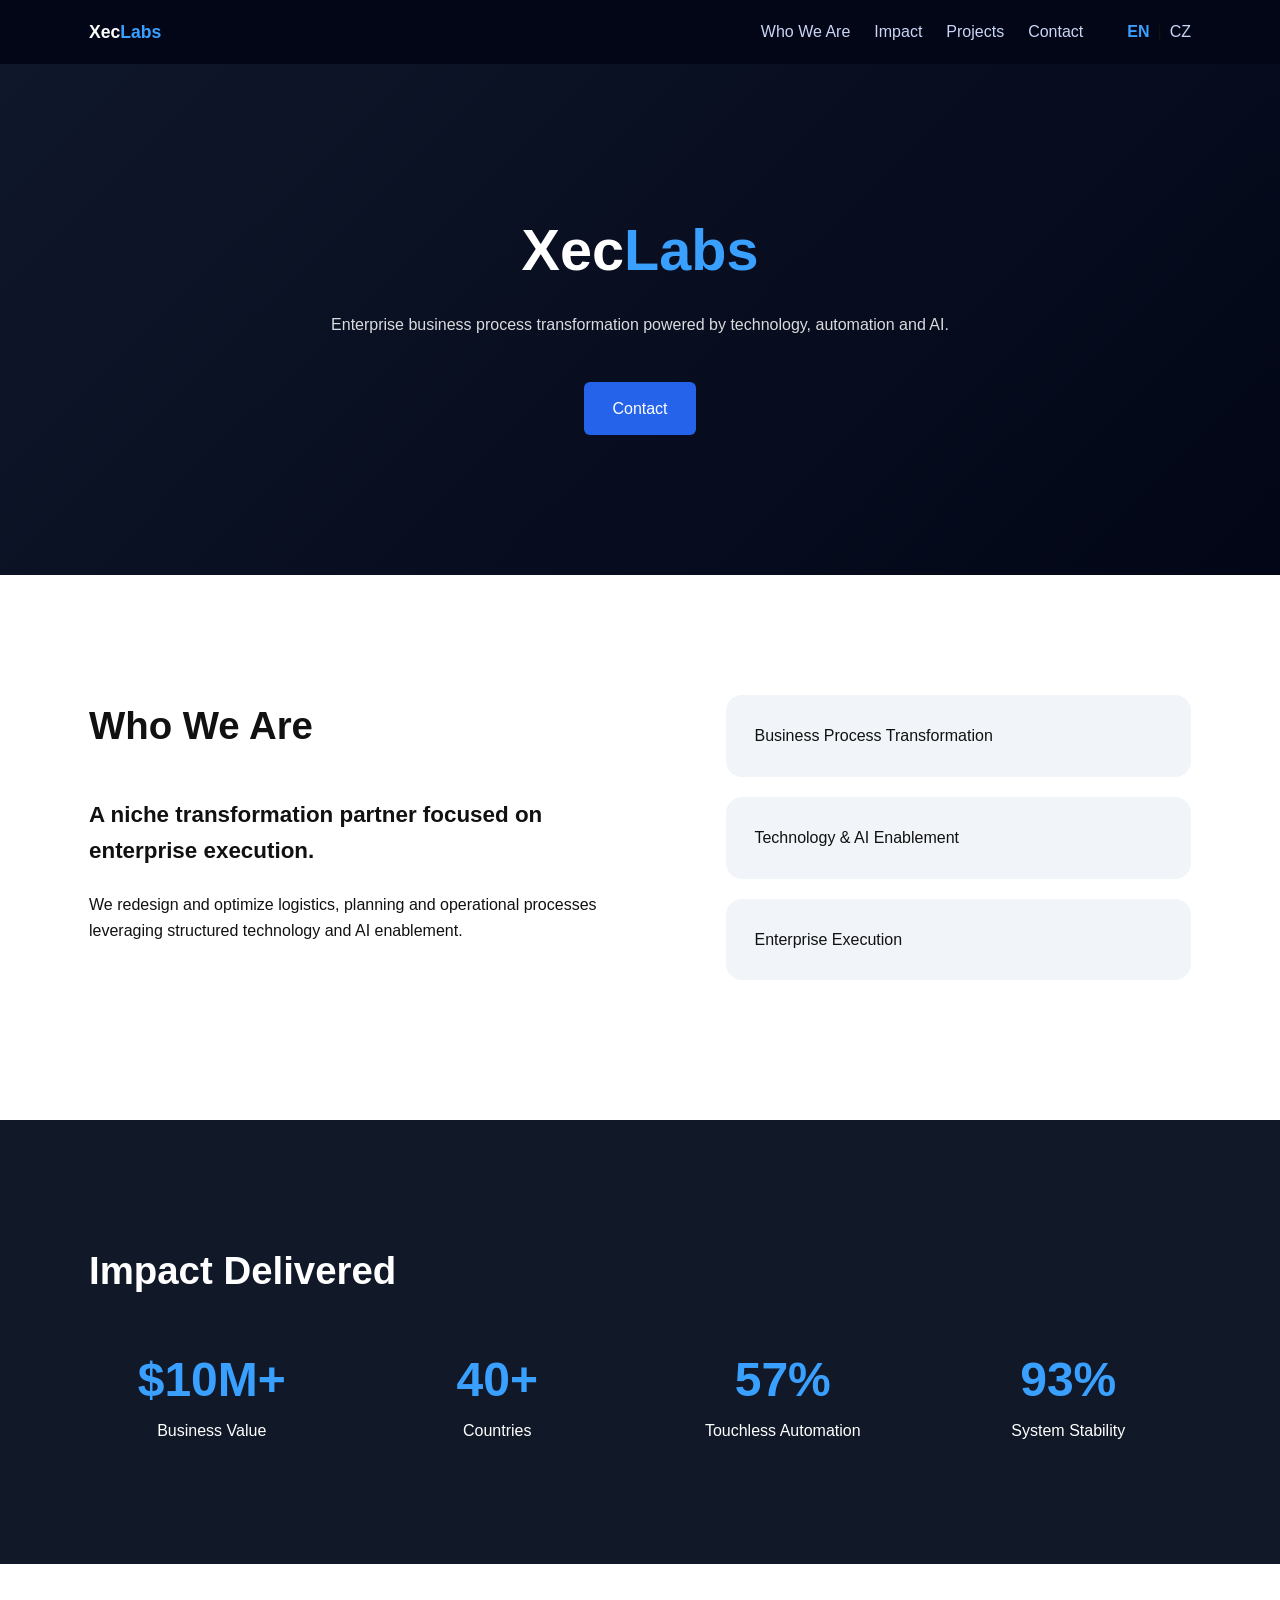
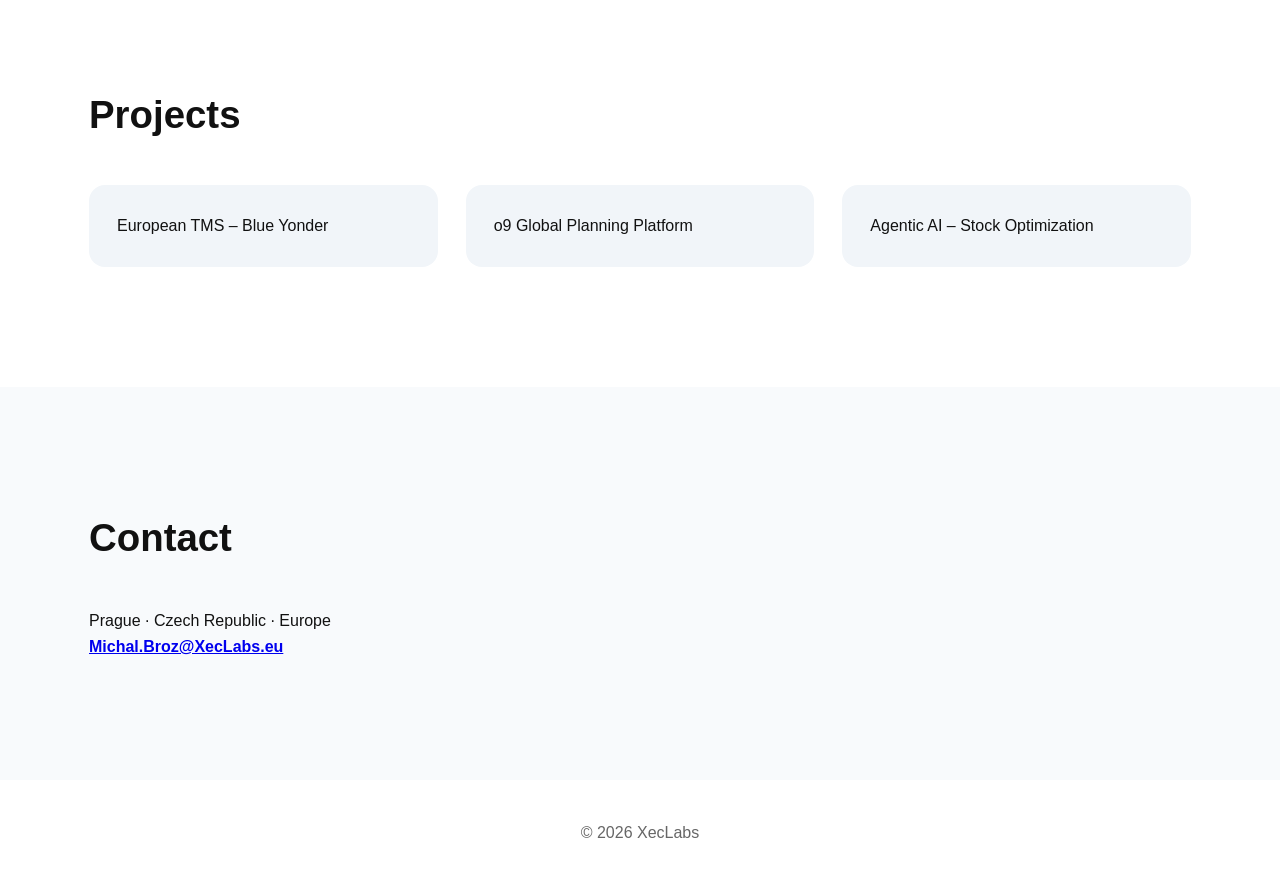
<file: cz.html>
<!DOCTYPE html>
<html lang="en">
<head>
<meta charset="UTF-8">
<title>XecLabs</title>
<meta name="viewport" content="width=device-width, initial-scale=1.0">
<style>

/* --- GLOBAL --- */
*{box-sizing:border-box;margin:0;padding:0}
body{font-family:Arial,sans-serif;color:#111;line-height:1.6;background:#fff;scroll-behavior:smooth}
.container{max-width:1150px;margin:auto;padding:0 24px}

/* --- NAV --- */
.nav{background:#020617;position:sticky;top:0;z-index:100}
.nav-inner{display:flex;justify-content:space-between;align-items:center;height:64px}
.brand-text{font-weight:700;font-size:1.1rem}
.xec{color:#fff}.labs{color:#3aa0ff}
.nav-links{list-style:none;display:flex;gap:24px;align-items:center}
.nav-links a{color:#cbd5f5;text-decoration:none}
.nav-links a.active-lang{color:#3aa0ff;font-weight:600}
.lang-switch{display:flex;gap:8px;margin-left:20px}

/* --- HERO --- */
.hero{background:linear-gradient(135deg,#0f172a,#020617);color:#fff;padding:140px 0;text-align:center}
.hero-title{font-size:3.6rem}
.subtitle{max-width:700px;margin:16px auto;opacity:.85}
.cta{display:inline-block;margin-top:28px;padding:14px 28px;background:#2563eb;color:#fff;text-decoration:none;border-radius:6px}

/* --- SECTIONS --- */
.section{padding:120px 0}
.section.light{background:#f8fafc}
h2{font-size:2.4rem;margin-bottom:40px}

/* --- WHO --- */
.who-wrapper{display:grid;grid-template-columns:1.2fr 1fr;gap:80px}
.who-lead{font-size:1.4rem;font-weight:600;margin-bottom:24px}
.who-feature{padding:28px;border-radius:16px;background:#f1f5f9;margin-bottom:20px}

/* --- IMPACT --- */
.impact{background:#111827;color:#fff}
.impact-grid{display:grid;grid-template-columns:repeat(auto-fit,minmax(220px,1fr));gap:40px;text-align:center}
.impact-number{font-size:3rem;font-weight:700;color:#3aa0ff}

/* --- PROJECTS --- */
.project-grid{display:grid;grid-template-columns:repeat(auto-fit,minmax(280px,1fr));gap:28px}
.project-card{padding:28px;border-radius:16px;background:#f1f5f9}
footer{text-align:center;padding:40px;color:#666}

</style>
</head>
<body>

<nav class="nav">
<div class="container nav-inner">
<div class="brand-text"><span class="xec">Xec</span><span class="labs">Labs</span></div>
<ul class="nav-links">
<li><a href="#who">Who We Are</a></li>
<li><a href="#impact">Impact</a></li>
<li><a href="#projects">Projects</a></li>
<li><a href="#contact">Contact</a></li>
<li class="lang-switch">
<a href="index.html" class="active-lang">EN</a> |
<a href="cz.html">CZ</a>
</li>
</ul>
</div>
</nav>

<header class="hero">
<div class="container">
<h1 class="hero-title"><span class="xec">Xec</span><span class="labs">Labs</span></h1>
<p class="subtitle">
Enterprise business process transformation powered by technology, automation and AI.
</p>
<a href="#contact" class="cta">Contact</a>
</div>
</header>

<section id="who" class="section">
<div class="container who-wrapper">
<div>
<h2>Who We Are</h2>
<p class="who-lead">
A niche transformation partner focused on enterprise execution.
</p>
<p>
We redesign and optimize logistics, planning and operational processes leveraging structured technology and AI enablement.
</p>
</div>
<div>
<div class="who-feature">Business Process Transformation</div>
<div class="who-feature">Technology & AI Enablement</div>
<div class="who-feature">Enterprise Execution</div>
</div>
</div>
</section>

<section id="impact" class="section impact">
<div class="container">
<h2>Impact Delivered</h2>
<div class="impact-grid">
<div><div class="impact-number">$10M+</div><p>Business Value</p></div>
<div><div class="impact-number">40+</div><p>Countries</p></div>
<div><div class="impact-number">57%</div><p>Touchless Automation</p></div>
<div><div class="impact-number">93%</div><p>System Stability</p></div>
</div>
</div>
</section>

<section id="projects" class="section">
<div class="container">
<h2>Projects</h2>
<div class="project-grid">
<div class="project-card">European TMS – Blue Yonder</div>
<div class="project-card">o9 Global Planning Platform</div>
<div class="project-card">Agentic AI – Stock Optimization</div>
</div>
</div>
</section>

<section id="contact" class="section light">
<div class="container">
<h2>Contact</h2>
<p>Prague · Czech Republic · Europe<br>
<strong><a href="mailto:Michal.Broz@XecLabs.eu">Michal.Broz@XecLabs.eu</a></strong></p>
</div>
</section>

<footer>© 2026 XecLabs</footer>

</body>
</html>
</file>
<file: styles.css>
:root{--ink:#030d18;--paper:#f5faff;--muted:#a8b5b7;--acid:#00d5ff;--blue:#278fff;--line:rgba(166,208,237,.18);--display:"Manrope",Arial,sans-serif;--mono:"DM Mono",monospace}*{box-sizing:border-box}html{scroll-behavior:smooth;scroll-padding-top:86px}body{margin:0;background:var(--ink);color:var(--paper);font-family:var(--display);line-height:1.6;-webkit-font-smoothing:antialiased}.noise{position:fixed;inset:0;z-index:10;pointer-events:none;opacity:.035;background-image:url("data:image/svg+xml,%3Csvg viewBox='0 0 180 180' xmlns='http://www.w3.org/2000/svg'%3E%3Cfilter id='n'%3E%3CfeTurbulence type='fractalNoise' baseFrequency='.88' numOctaves='3' stitchTiles='stitch'/%3E%3C/filter%3E%3Crect width='100%25' height='100%25' filter='url(%23n)' opacity='.7'/%3E%3C/svg%3E")}.wrap{width:min(1240px,calc(100% - 64px));margin-inline:auto}.site-header{height:76px;border-bottom:1px solid var(--line);position:sticky;top:0;z-index:20;background:rgba(7,18,25,.9);backdrop-filter:blur(14px)}.nav-wrap,.nav-links{height:100%;display:flex;align-items:center}.nav-wrap{justify-content:space-between}.wordmark{display:inline-flex;align-items:center;text-decoration:none;gap:8px;color:var(--paper);font-size:17px;font-weight:800;letter-spacing:.06em}.wordmark i{font:500 10px var(--mono);letter-spacing:.22em;color:var(--acid);font-style:normal;border-left:1px solid var(--line);padding-left:9px}.nav-links{gap:34px}.nav-links a{color:#b5c1c1;text-decoration:none;font-size:12px;transition:color .2s}.nav-links a:hover,.text-link:hover{color:var(--acid)}.nav-links .nav-contact{color:var(--acid);border:1px solid rgba(0,213,255,.5);padding:10px 14px}.nav-contact span{margin-left:12px}.menu-toggle{display:none}.hero{min-height:660px;padding-top:104px;padding-bottom:94px;position:relative;display:grid;grid-template-columns:1.08fr .92fr;align-items:center}.hero-copy{position:relative;z-index:2}.eyebrow,.section-kicker,.hero-foot,.hero-index,.art-coordinate,.node,.work-meta,.metric-note,.metric-label,.cap-index,.current-label,.site-footer{font:400 10px var(--mono);letter-spacing:.12em}.eyebrow{color:var(--muted);margin:0 0 28px}.eyebrow b{color:var(--acid);font-weight:400;padding-inline:7px}.pulse{display:inline-block;width:7px;height:7px;border-radius:50%;background:var(--acid);box-shadow:0 0 12px var(--acid);margin-right:8px;vertical-align:1px}.hero h1{font-size:clamp(52px,7.1vw,94px);line-height:.99;letter-spacing:-.075em;margin:0;font-weight:600}.hero h1 em,.approach h2 em,.impact-heading h2 em,.work-heading h2 em,.contact-wrap h2 em{font-style:normal;color:var(--acid)}.hero-lede{color:#b7c3c3;max-width:520px;font-size:15px;line-height:1.8;margin:28px 0 0}.hero-actions{display:flex;align-items:center;gap:28px;margin-top:36px}.button{display:inline-flex;align-items:center;gap:28px;padding:14px 17px;text-decoration:none;font-size:12px;font-weight:700}.button-bright{background:var(--acid);color:var(--ink)}.button-bright:hover{background:#d7ff89}.text-link{color:var(--paper);font-size:12px;text-decoration:none;transition:color .2s}.text-link span{color:var(--acid);padding-left:8px}.hero-foot{position:absolute;bottom:-87px;left:0;right:4%;border-top:1px solid var(--line);padding-top:15px;display:flex;justify-content:space-between;color:#8c9c9f;font-size:9px}.hero-art{height:470px;position:relative;display:grid;place-items:center}.orbit{position:absolute;border:1px solid rgba(160,196,191,.17);border-radius:50%;transform:rotate(-26deg)}.orbit-one{width:430px;height:210px}.orbit-two{width:350px;height:360px;transform:rotate(44deg)}.orbit-three{width:510px;height:270px;transform:rotate(68deg);border-color:rgba(0,213,255,.22)}.core{width:154px;height:154px;border-radius:50%;background:radial-gradient(circle at 40% 35%,#18333a,#0c2027 66%,#081219);border:1px solid rgba(0,213,255,.48);box-shadow:0 0 80px rgba(115,184,210,.12),inset 0 0 42px rgba(0,213,255,.07);display:flex;align-items:center;justify-content:center;flex-direction:column;position:relative;z-index:1}.core-mark{font-weight:800;font-size:48px;line-height:1;color:var(--acid);letter-spacing:-.12em}.core-label{text-align:center;font:8px/1.55 var(--mono);letter-spacing:.15em;color:#b5c4bd;margin-top:10px}.node{position:absolute;z-index:2;color:#a4b1ad;background:var(--ink);border:1px solid var(--line);padding:8px 10px;font-size:8px;letter-spacing:.12em;display:flex;gap:8px}.node b{color:var(--acid);font-weight:400}.node-a{top:63px;left:56px}.node-b{right:17px;top:180px}.node-c{left:22px;bottom:89px}.art-coordinate{position:absolute;top:10px;right:0;color:#63767a;font-size:8px}.art-cross{position:absolute;right:59px;bottom:39px;color:var(--acid);font:22px var(--mono)}.hero-index{position:absolute;bottom:35px;left:0;display:flex;align-items:center;gap:12px;color:#8c9c9f;font-size:8px}.hero-index>span:first-child{color:var(--acid)}.index-line{display:inline-block;height:1px;width:58px;background:var(--line)}.ticker{overflow:hidden;border-top:1px solid var(--line);border-bottom:1px solid var(--line);background:#0b1a21}.ticker-track{height:55px;display:flex;align-items:center;justify-content:space-around;gap:42px;min-width:1000px;white-space:nowrap;font:10px var(--mono);letter-spacing:.13em;color:#b6c2c0}.ticker-track i{font-style:normal;color:var(--acid);font-size:15px}.section{padding-block:118px}.section-kicker{display:flex;justify-content:space-between;color:#778b8d;font-size:9px;border-top:1px solid var(--line);padding-top:14px}.section-kicker span:first-child{color:var(--acid)}.approach-grid{display:grid;grid-template-columns:1.15fr .85fr;gap:9%;padding-top:74px}.accent{color:var(--acid)}.approach h2,.impact-heading h2,.work-heading h2,.contact-wrap h2{font-size:clamp(38px,5vw,62px);line-height:1.09;letter-spacing:-.065em;font-weight:600;margin:0}.approach .eyebrow{margin-bottom:20px}.approach-copy{padding-top:4px;max-width:450px}.large-copy{font-size:20px;line-height:1.5;margin:0 0 19px;color:var(--paper)}.approach-copy>p:not(.large-copy){color:#98a9a9;font-size:13px;line-height:1.85;margin:0}.arrow-link{display:inline-flex;gap:22px;color:var(--acid);text-decoration:none;font-size:11px;margin-top:25px;border-bottom:1px solid rgba(0,213,255,.4);padding-bottom:7px}.capability-grid{margin-top:84px;border-top:1px solid var(--line);display:grid;grid-template-columns:repeat(3,1fr)}.capability{padding:25px 30px 0 0;position:relative}.capability+.capability{border-left:1px solid var(--line);padding-left:30px}.cap-index{color:#708486}.cap-icon{color:var(--acid);font-size:22px;margin:23px 0 17px}.capability h3{font-size:15px;margin:0 0 10px;font-weight:600}.capability p{font-size:12px;color:#8fa0a1;line-height:1.75;max-width:280px;margin:0}.impact-section{background:#0b1b22;padding-block:110px;border-top:1px solid var(--line);border-bottom:1px solid var(--line)}.impact-heading{display:flex;justify-content:space-between;align-items:end;padding-top:65px;gap:40px}.impact-heading p,.work-heading>p{font-size:12px;color:#91a2a3;max-width:260px;margin:0 0 5px;line-height:1.8}.metrics{display:grid;grid-template-columns:repeat(4,1fr);margin-top:75px}.metric{padding-right:24px}.metric-value{display:block;color:var(--acid);font-size:clamp(40px,5.5vw,67px);font-weight:600;letter-spacing:-.075em;line-height:1.1}.metric-label{display:block;color:#a6b4b3;font-size:9px;letter-spacing:.05em;margin-top:12px}.metric-rule{display:block;height:1px;background:linear-gradient(90deg,rgba(0,213,255,.65),transparent);margin-top:22px}.metric-note{color:#687b7e;font-size:8px;letter-spacing:.04em;margin:18px 0 0}.work-section{padding-block:118px}.work-heading{display:flex;justify-content:space-between;align-items:end;gap:40px;padding-top:65px}.work-heading>p{max-width:300px}.work-meta{display:flex;justify-content:space-between;color:#718486;border-bottom:1px solid var(--line);padding:34px 0 12px;font-size:8px}.project-grid{display:grid;grid-template-columns:repeat(3,1fr);gap:1px;background:var(--line);border:1px solid var(--line)}.project-card{min-height:245px;padding:24px;background:var(--ink);display:flex;flex-direction:column;transition:background .25s}.project-card:hover{background:#10232a}.project-top{display:flex;justify-content:space-between;align-items:center}.project-number,.project-category{font:9px var(--mono);letter-spacing:.08em;color:#7e9293}.project-category{color:var(--acid);text-align:right}.project-card h3{font-size:17px;line-height:1.35;letter-spacing:-.025em;margin:29px 0 9px;font-weight:600}.project-card p{font-size:11px;line-height:1.7;color:#98a7a8;margin:0}.project-tags{display:flex;flex-wrap:wrap;gap:6px;margin-top:auto;padding-top:22px}.project-tags span{font:8px var(--mono);color:#afc2bd;border:1px solid var(--line);padding:5px 7px}.current-work{display:grid;grid-template-columns:190px 1fr 30px;align-items:start;gap:25px;border:1px solid var(--line);border-top:0;padding:23px 24px}.current-label{color:var(--acid);font-size:8px;padding-top:4px}.current-work h3{font-size:13px;margin:0 0 5px}.current-work p{color:#8fa0a1;font-size:11px;margin:0}.current-arrow{color:var(--acid)}.contact-section{background:var(--acid);color:var(--ink);padding-block:100px}.contact-section .section-kicker{border-color:rgba(7,18,25,.25);color:rgba(7,18,25,.6)}.contact-section .section-kicker span:first-child{color:var(--ink)}.contact-wrap>.eyebrow{margin-top:85px;color:#064a70}.contact-wrap h2{font-size:clamp(58px,9vw,108px);line-height:.95}.contact-wrap h2 em{color:#073d70}.contact-bottom{border-top:1px solid rgba(7,18,25,.27);margin-top:50px;padding-top:19px;display:flex;justify-content:space-between;align-items:end}.contact-bottom p{margin:0;font-size:12px;line-height:1.7}.contact-email{font-size:clamp(15px,2vw,22px);font-weight:700;text-decoration:none;color:var(--ink);border-bottom:1px solid rgba(7,18,25,.35);padding-bottom:7px}.contact-email span{margin-left:15px}.site-footer{background:var(--ink);color:#829394;font-size:8px;letter-spacing:.1em}.footer-inner{display:flex;align-items:center;justify-content:space-between;padding-block:25px}.footer-inner>a:last-child{color:#91a3a2;text-decoration:none}.footer-inner .wordmark{font-family:var(--display);font-size:14px;color:var(--paper)}.footer-inner .wordmark i{font-size:8px}
@media(max-width:850px){.wrap{width:min(100% - 40px,680px)}.hero{grid-template-columns:1fr;padding-top:95px;padding-bottom:120px;min-height:auto}.hero-art{height:390px;margin-top:35px}.hero-foot{bottom:-75px}.hero-index{bottom:22px}.approach-grid{grid-template-columns:1fr;gap:35px}.approach-copy{max-width:560px}.impact-heading,.work-heading{display:block}.impact-heading p,.work-heading>p{margin-top:23px}.project-grid{grid-template-columns:repeat(2,1fr)}.current-work{grid-template-columns:140px 1fr 20px}.nav-links{gap:19px}.metrics{margin-top:56px}}
@media(max-width:600px){.wrap{width:calc(100% - 36px)}.site-header{height:66px}.menu-toggle{display:flex;flex-direction:column;gap:5px;border:0;background:none;padding:12px}.menu-toggle span{width:20px;height:1px;background:var(--acid)}.nav-links{display:none;position:absolute;top:65px;left:0;right:0;height:auto;padding:22px 18px 26px;background:#0b1b22;border-bottom:1px solid var(--line);align-items:stretch;flex-direction:column;gap:18px}.nav-links.open{display:flex}.nav-links .nav-contact{align-self:flex-start}.hero{padding-top:73px;padding-bottom:100px}.eyebrow{font-size:8px;letter-spacing:.08em}.hero h1{font-size:clamp(49px,13vw,72px)}.hero-lede{font-size:13px;max-width:440px}.hero-actions{gap:17px;flex-wrap:wrap}.button{padding:13px 14px;gap:18px}.hero-art{height:300px;margin-top:26px;transform:scale(.85);transform-origin:center}.orbit-one{width:340px;height:170px}.orbit-two{width:290px;height:290px}.orbit-three{width:400px;height:215px}.core{width:130px;height:130px}.node-a{left:0}.node-b{right:-8px}.node-c{left:-8px}.hero-foot{font-size:7px;bottom:-65px}.hero-index{bottom:15px;font-size:7px}.ticker-track{height:47px;gap:24px;font-size:8px}.section,.work-section{padding-block:78px}.section-kicker{font-size:7px;letter-spacing:.07em}.approach-grid{padding-top:48px}.approach h2,.impact-heading h2,.work-heading h2{font-size:42px}.large-copy{font-size:18px}.capability-grid{margin-top:53px;grid-template-columns:1fr}.capability,.capability+.capability{border-left:0;border-top:1px solid var(--line);padding:20px 0}.cap-icon{margin:12px 0 10px}.capability p{max-width:400px}.impact-section{padding-block:75px}.impact-heading{padding-top:47px}.metrics{grid-template-columns:repeat(2,1fr);row-gap:33px;margin-top:45px}.metric-value{font-size:50px}.metric-rule{margin-top:12px}.metric-note{line-height:1.6}.work-heading{padding-top:48px}.work-meta{padding-top:27px;font-size:7px}.project-grid{grid-template-columns:1fr}.project-card{min-height:205px;padding:20px}.project-card h3{margin-top:23px}.current-work{grid-template-columns:1fr 22px;gap:10px;padding:18px}.current-label{grid-column:1 / -1}.contact-section{padding-block:72px}.contact-wrap>.eyebrow{margin-top:62px}.contact-wrap h2{font-size:65px}.contact-bottom{margin-top:38px;display:grid;gap:23px;align-items:start}.contact-email{font-size:16px;justify-self:start}.footer-inner{gap:15px;flex-wrap:wrap}.footer-inner>span{font-size:7px}.footer-inner>a:last-child{font-size:7px}}
@media(prefers-reduced-motion:reduce){html{scroll-behavior:auto}*,*::before,*::after{animation-duration:.01ms!important;animation-iteration-count:1!important;transition-duration:.01ms!important}}

.contact-actions{display:flex;flex-direction:column;align-items:flex-end;gap:18px}.contact-cta{background:var(--ink);border:1px solid var(--ink);color:#fff;white-space:nowrap}.contact-cta:hover{background:transparent;color:var(--ink)}.contact-links{display:flex;align-items:center;gap:22px}.contact-email{font-size:14px}.contact-linkedin{font-size:13px;font-weight:700;text-decoration:none;color:var(--ink);border-bottom:1px solid rgba(7,18,25,.35);padding-bottom:7px}.contact-linkedin span{margin-left:8px}
@media(max-width:600px){.contact-actions{align-items:flex-start}.contact-links{align-items:flex-start;flex-direction:column;gap:14px}.contact-cta{font-size:12px}}

.hero{isolation:isolate;overflow:visible}.hero::before{content:'';position:absolute;z-index:-1;top:0;bottom:0;left:50%;width:100vw;transform:translateX(-50%);background-image:linear-gradient(90deg,rgba(3,13,24,.28),rgba(3,13,24,.04) 68%,rgba(3,13,24,.16)),linear-gradient(0deg,rgba(3,13,24,.78),transparent 42%),url('assets/hero-network.png');background-size:cover;background-position:center 58%}.hero-art{display:none}.hero-copy{max-width:720px}.hero-brand-lockup{display:flex;align-items:center;gap:19px;margin:0 0 36px}.hero-x-mark{font:800 74px/.9 var(--display);letter-spacing:-.16em;color:#00d5ff;text-shadow:0 0 30px rgba(0,213,255,.4);padding-right:8px}.hero-brand-lines{display:flex;flex-direction:column;gap:9px}.hero-brand-name{font-size:clamp(40px,5vw,62px);font-weight:800;letter-spacing:-.07em;line-height:.95;color:#fff}.hero-brand-name i{font-style:normal;color:#00c8f5}.hero-brand-tagline{font:10px var(--mono);letter-spacing:.28em;color:#e4f4ff}.hero-brand-tagline b{font-weight:400;color:#00d5ff;margin:0 8px}.contact-section{background:#00c8f5}.contact-section .eyebrow{color:#064a70}.contact-wrap h2 em{color:#073d70}.ticker-track i{color:#00d5ff}.cap-icon,.cap-index,.project-category,.project-number,.current-arrow{color:#00d5ff} @media(max-width:600px){.hero-brand-lockup{margin-bottom:28px}.hero-x-mark{font-size:60px}.hero-brand-name{font-size:43px}.hero-brand-tagline{font-size:8px;letter-spacing:.18em}.hero::before{background-position:58% center}}
.wordmark{gap:10px}.brand-mark{display:block;width:27px;height:27px;flex:none;filter:drop-shadow(0 0 7px rgba(0,213,255,.28))}.wordmark-name{font-size:14px;font-weight:800;letter-spacing:.01em;color:#f5faff}.wordmark-name b{color:#00c8f5;font-weight:800}.footer-inner .brand-mark{width:24px;height:24px}.footer-inner .wordmark-name{font-size:13px}
.nav-links .language-switch{color:var(--acid);font:9px var(--mono);letter-spacing:.12em;border-left:1px solid var(--line);padding-left:16px}
.background-section{padding-top:100px}.background-grid{display:grid;grid-template-columns:.95fr 1.05fr;gap:7%;padding-top:62px}.background-intro h2{font-size:clamp(35px,4vw,52px);line-height:1.12;letter-spacing:-.065em;font-weight:600;margin:0 0 24px}.background-intro .eyebrow{margin-bottom:19px}.background-lede{color:#d8e5eb;font-size:15px;line-height:1.8;margin:0 0 14px}.background-detail{color:#91a3a8;font-size:12px;line-height:1.8;margin:0}.expertise-tags{display:flex;flex-wrap:wrap;gap:7px;margin-top:27px}.expertise-tags span{font:8px var(--mono);letter-spacing:.07em;color:#a8c1cc;border:1px solid var(--line);padding:7px 8px}.career-panel{padding:25px 26px;background:rgba(10,29,41,.7);border:1px solid var(--line)}.career-heading,.credentials-heading{display:flex;justify-content:space-between;color:var(--acid);font:9px var(--mono);letter-spacing:.11em;padding-bottom:15px}.career-heading span:last-child{color:#81979f}.career-entry{display:grid;grid-template-columns:88px 1fr;gap:14px;border-top:1px solid var(--line);padding:17px 0}.career-period{color:#8aa1a8;font:9px var(--mono);padding-top:3px}.career-entry h3{font-size:12px;line-height:1.5;margin:0 0 6px}.career-entry p{font-size:10px;line-height:1.75;color:#8fa3aa;margin:0}.credentials-heading{border-top:1px solid var(--line);padding-top:17px;margin-top:1px}.credentials-list{list-style:none;padding:0;margin:0}.credentials-list li{display:flex;justify-content:space-between;align-items:center;gap:10px;border-top:1px solid rgba(166,208,237,.1);padding:9px 0;color:#c2d0d5;font-size:10px}.credentials-list time{color:#80949a;font:9px var(--mono);flex:none}.expired-label{margin-left:7px;color:#ff9f85;font:7px var(--mono);letter-spacing:.08em;border:1px solid rgba(255,159,133,.4);padding:3px 4px;font-weight:400;white-space:nowrap}
@media(max-width:850px){.background-grid{grid-template-columns:1fr;gap:32px}.background-section{padding-top:76px}}
@media(max-width:600px){.background-grid{padding-top:46px;gap:27px}.background-intro h2{font-size:39px}.career-panel{padding:20px 16px}.career-entry{grid-template-columns:73px 1fr;gap:10px}.credentials-list li{font-size:9px}.expired-label{font-size:6px}}
.project-details{margin-top:18px;padding-top:13px;border-top:1px solid var(--line)}.project-details summary{display:flex;justify-content:space-between;gap:12px;cursor:pointer;color:var(--acid);font:9px var(--mono);letter-spacing:.08em;list-style:none}.project-details summary::-webkit-details-marker{display:none}.project-details summary::after{content:'+';font-size:14px;line-height:1}.project-details[open] summary::after{content:'−'}.case-study-content{margin-top:14px}.case-study-sections{display:grid;gap:15px}.case-study-section h4{margin:0 0 7px;color:#a9bdc2;font:8px var(--mono);letter-spacing:.09em;text-transform:uppercase}.case-study-section ul{list-style:none;display:grid;gap:6px;margin:0;padding:0}.case-study-section li{position:relative;padding-left:12px;color:#c7d6db;font-size:10px;line-height:1.55}.case-study-section li::before{content:'›';position:absolute;left:0;color:var(--acid)}
.platform-list{display:flex;flex-wrap:wrap;align-items:center;gap:6px;margin:0 0 14px}.platform-label{margin-right:4px;color:#8fa5ad;font:8px var(--mono);letter-spacing:.1em}.platform-chip{padding:5px 7px;border:1px solid rgba(0,213,255,.22);background:rgba(0,213,255,.05);color:#b8dce8;font:8px var(--mono);letter-spacing:.02em}
</file>
<file: lab-test.css>
.environment-banner {
  position: fixed;
  z-index: 50;
  inset: 0 0 auto;
  height: 32px;
  display: flex;
  align-items: center;
  justify-content: center;
  gap: 9px;
  background: #ff4d3f;
  color: #fff;
  font: 700 10px/1 "DM Mono", monospace;
  letter-spacing: .16em;
}

.environment-banner span { color: #ffd2cc; }
.environment-banner small {
  margin-left: 8px;
  font: 400 9px/1 "DM Mono", monospace;
  letter-spacing: .12em;
  opacity: .82;
}
.site-header { top: 32px; }

@media (max-width: 600px) {
  .environment-banner { height: 30px; font-size: 9px; }
  .environment-banner small { font-size: 8px; }
  .site-header { top: 30px; }
}
</file>
